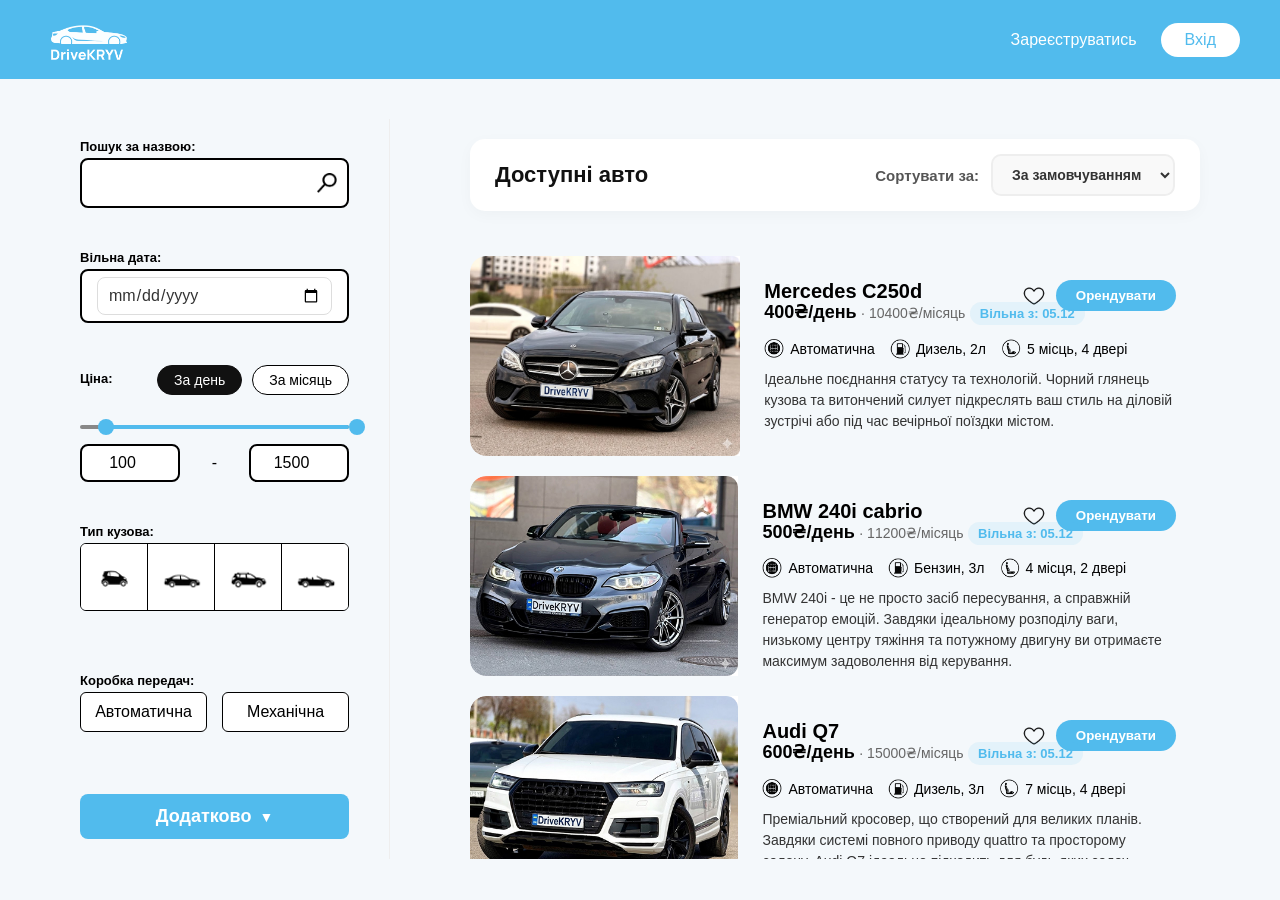
<file: index.html>
<!DOCTYPE html>
<html lang="uk">
<head>
    <meta charset="UTF-8">
    <meta name="viewport" content="width=device-width, initial-scale=1.0">
    <title>DriveKRYV - Головна (Гість)</title>
    <link rel="stylesheet" href="style.css">
</head>
<body>
    <header style="display: flex; justify-content: space-between; align-items: center; background-color: #51BBED; padding: 15px 40px; width: 100%; box-sizing: border-box;">
        <div style="display: flex; align-items: center;">
            <a href="index.html">
                <img src="icons/logo.png" alt="DriveKRYV Logo" style="height: 45px; width: auto; object-fit: contain;">
            </a>
        </div>
        <div style="display: flex; align-items: center; gap: 24px;">
            <a href="register.html" style="color: #FFFFFF; text-decoration: none; font-weight: 500; font-size: 16px;">Зареєструватись</a>
            <button id="btn-login" style="background-color: #FFFFFF; color: #51BBED; border: none; border-radius: 20px; padding: 8px 24px; font-weight: 500; font-size: 16px; cursor: pointer;">Вхід</button>
        </div>
    </header>

    <div class="layout-container">
        <aside class="sidebar">
            <style>
                /* Максимально ущільнюємо сайдбар, щоб уникнути скролу */
                .sidebar .filter-block { margin-bottom: 12px !important; }
                .sidebar .filter-label { margin-bottom: 4px !important; font-size: 13px !important; }
                .sidebar .search-input, .sidebar .price-input { padding: 8px 10px !important; }
                .sidebar .range-slider-visual { margin: 10px 0 !important; }
                .sidebar .price-inputs { margin-top: 5px !important; }
                .sidebar .filter-footer { margin-top: 10px !important; padding-top: 10px !important; }
            </style>

            <div class="filter-block">
                <label for="search" class="filter-label">Пошук за назвою:</label>
                <div class="input-wrapper">
                    <input type="text" id="search" class="search-input" placeholder="">
                    <img src="icons/search-icon.png" alt="Search" class="input-icon">
                </div>
            </div>

            <div class="filter-block">
                <label for="filter-date" class="filter-label">Вільна дата:</label>
                <div class="input-wrapper">
                    <input type="date" id="filter-date" class="search-input" style="width: 100%; border-radius: 8px; border: 1px solid #ddd; outline: none; box-sizing: border-box; font-family: inherit; color: #333;">
                </div>
            </div>

            <div class="filter-block">
                <div class="price-header">
                    <label class="filter-label">Ціна:</label>
                    <div class="top-toggle-group">
                        <button class="top-toggle-btn active">За день</button>
                        <button class="top-toggle-btn">За місяць</button>
                    </div>
                </div>
                
                <div class="range-slider-visual">
                    <div class="range-fill"></div>
                    <div class="range-thumb left"></div>
                    <div class="range-thumb right"></div>
                </div>

                <div class="price-inputs">
                    <input type="number" id="min-price" value="100" class="price-input">
                    <span>-</span>
                    <input type="number" id="max-price" value="1500" class="price-input">
                </div>
            </div>

            <div class="filter-block">
                <label class="filter-label">Тип кузова:</label>
                <div class="body-types-group">
                    <button class="body-btn filter-btn" data-type="micro"><img src="icons/car-micro.png" alt="Micro"></button>
                    <button class="body-btn filter-btn" data-type="sedan"><img src="icons/car-sedan.png" alt="Sedan"></button>
                    <button class="body-btn filter-btn" data-type="suv"><img src="icons/car-suv.png" alt="SUV"></button>
                    <button class="body-btn filter-btn" data-type="cabrio"><img src="icons/car-cabrio.png" alt="Cabrio"></button>
                </div>
            </div>

            <div class="filter-block">
                <label class="filter-label">Коробка передач:</label>
                <div class="gearbox-group">
                    <button class="gearbox-btn filter-btn" data-gearbox="Автоматична">Автоматична</button>
                    <button class="gearbox-btn filter-btn" data-gearbox="Механічна">Механічна</button>
                </div>
            </div>

            <div id="advanced-filters-block" style="display: none; flex-direction: column; gap: 12px;">
                
                <div class="filter-block" style="margin-bottom: 0 !important;">
                    <label class="filter-label">Кількість місць:</label>
                    <div class="gearbox-group">
                        <button class="gearbox-btn filter-btn" data-seats="2">2</button>
                        <button class="gearbox-btn filter-btn" data-seats="4">4</button>
                        <button class="gearbox-btn filter-btn" data-seats="5">5</button>
                        <button class="gearbox-btn filter-btn" data-seats="7">7+</button>
                    </div>
                </div>

                <div class="filter-block" style="margin-bottom: 0 !important;">
                    <label class="filter-label">Привід:</label>
                    <div class="gearbox-group">
                        <button class="gearbox-btn filter-btn" data-drive="Передній">Передній</button>
                        <button class="gearbox-btn filter-btn" data-drive="Задній">Задній</button>
                        <button class="gearbox-btn filter-btn" data-drive="Повний">Повний</button>
                    </div>
                </div>

                <div class="filter-block" style="margin-bottom: 0 !important;">
                    <label class="filter-label">Потужність (к.с.):</label>
                    <div class="price-inputs" style="margin-top: 0 !important;">
                        <input type="number" id="min-hp" placeholder="Від" class="price-input">
                        <span>-</span>
                        <input type="number" id="max-hp" placeholder="До" class="price-input">
                    </div>
                </div>

                <div class="filter-block" style="margin-bottom: 0 !important;">
                    <label class="filter-label">Тип палива:</label>
                    <div class="gearbox-group">
                        <button class="gearbox-btn filter-btn" data-fuel="Бензин">Бензин</button>
                        <button class="gearbox-btn filter-btn" data-fuel="Дизель">Дизель</button>
                        <button class="gearbox-btn filter-btn" data-fuel="Електро">Електро</button>
                    </div>
                </div>

                <div class="filter-block" style="margin-bottom: 0 !important;">
                    <label class="filter-label">Рік випуску:</label>
                    <div class="price-inputs" style="margin-top: 0 !important;">
                        <input type="number" id="min-year" placeholder="Від 2010" class="price-input">
                        <span>-</span>
                        <input type="number" id="max-year" placeholder="До 2024" class="price-input">
                    </div>
                </div>

                <div class="filter-block" style="margin-bottom: 0 !important;">
                    <label class="filter-label">Об'єм двигуна (л):</label>
                    <div class="price-inputs" style="margin-top: 0 !important;">
                        <input type="number" step="0.1" id="min-volume" placeholder="Від" class="price-input">
                        <span>-</span>
                        <input type="number" step="0.1" id="max-volume" placeholder="До" class="price-input">
                    </div>
                </div>

            </div> 
            <div class="filter-footer">
                <button class="btn-advanced" id="btn-advanced">Додатково <span style="font-size: 14px;">▼</span></button> 
            </div>

        </aside>

        <main class="content">
            
            <div style="display: flex; justify-content: space-between; align-items: center; margin-bottom: 25px; flex-wrap: wrap; gap: 15px; background: #fff; padding: 15px 25px; border-radius: 15px; box-shadow: 0 4px 15px rgba(0,0,0,0.03);">
                <h2 style="margin: 0; color: #111; font-size: 22px;">Доступні авто</h2>
                <div style="display: flex; align-items: center; gap: 12px;">
                    <label for="sort-select" style="font-weight: 600; color: #555; font-size: 15px;">Сортувати за:</label>
                    <select id="sort-select" style="padding: 10px 15px; border-radius: 10px; border: 2px solid #eee; font-family: inherit; font-size: 14px; font-weight: 600; cursor: pointer; background-color: #f9f9f9; outline: none; transition: all 0.2s; color: #333;">
                        <option value="default">За замовчуванням</option>
                        <option value="price-asc">Спочатку дешевші</option>
                        <option value="price-desc">Спочатку дорожчі</option>
                        <option value="name-asc">За назвою (А-Я)</option>
                    </select>
                </div>
            </div>
            
            <div id="cars-container" style="display: flex; flex-direction: column; gap: 20px; margin-bottom: 50px;">
            </div>

            <footer class="site-footer">
                <div class="footer-container">
                    
                    <div class="footer-top-text">
                        <h3>DriveKRYV - Надійний сервіс оренди автомобілів у Кривому Розі.</h3>
                        <p>Це вигадана організація та навчальний проєкт, тому в нас немає реальних соцмереж чи офісу.<br>Проте якби вони були, то мали б такі посилання:</p>
                    </div>

                    <div class="footer-socials">
                        <div class="social-item">
                            <div class="social-icon"><img src="icons/icon-inst.png" alt="Instagram"></div>
                            <span>DriveKRYV</span>
                        </div>
                        <div class="social-item">
                            <div class="social-icon"><img src="icons/icon-x.png" alt="X"></div>
                            <span>DriveKRYV</span>
                        </div>
                        <div class="social-item">
                            <div class="social-icon"><img src="icons/icon-viber.png" alt="Viber"></div>
                            <span>DriveKRYV</span>
                        </div>
                    </div>

                    <div class="footer-divider">
                        А також ми б хотіли мати:
                    </div>

                    <div class="footer-contacts">
                        <div class="contact-block">
                            <h4>Головний офіс:</h4>
                            <p>📍 площа 95-й Квартал, Кривий Ріг</p>
                        </div>
                        <div class="contact-block">
                            <h4>Телефон гарячої лінії:</h4>
                            <p>📞 +380 (99) 000-00-00</p>
                        </div>
                    </div>

                    <div class="footer-easter-egg">
                        Якщо ви це прочитали - поставте 10, будь ласка
                    </div>

                </div>
            </footer>

        </main>
    </div>
    <script src="cars.js"></script>
    <script src="main.js"></script>
</body>
</html>
</file>
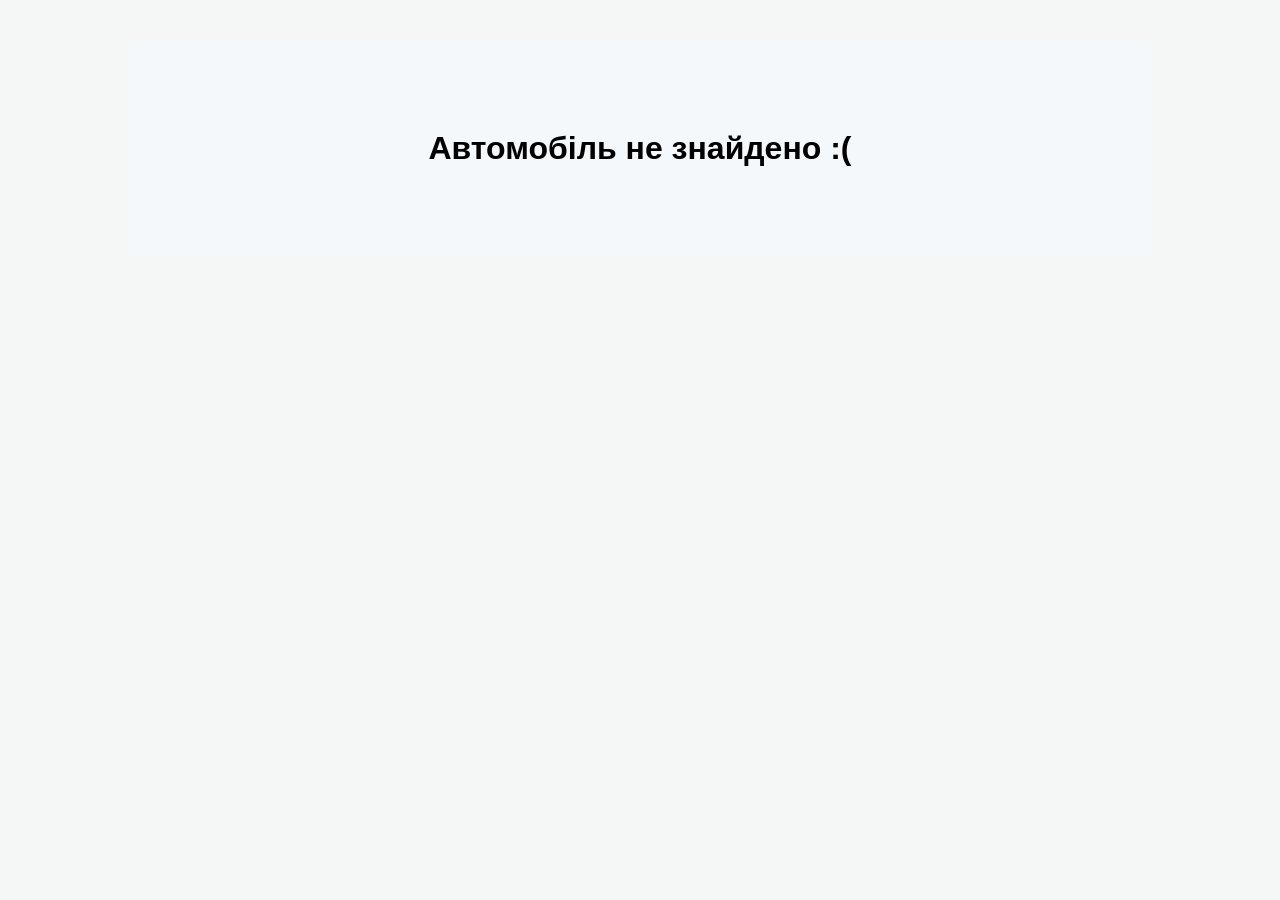
<file: car-details.html>
<!DOCTYPE html>
<html lang="uk">
<head>
    <meta charset="UTF-8">
    <meta name="viewport" content="width=device-width, initial-scale=1.0">
    <title>Деталі авто - DriveKRYV</title>
    <link rel="stylesheet" href="style.css">
    <style>
        html, body {
            overflow-y: auto !important; 
            overflow-x: hidden !important; 
            height: auto !important;
            min-height: 100vh !important;
        }
        .layout-container, .car-details-container {
            overflow: visible !important;
            height: auto !important;
        }

        .details-top { padding: 30px; gap: 50px; }
        .details-gallery { min-width: 400px; max-width: 600px; }
        .details-info { min-width: 350px; }
        .mod-form-container { padding: 40px; }

        @media (max-width: 768px) {
            .layout-container { padding: 15px !important; }
            .details-top { padding: 15px !important; gap: 20px !important; flex-direction: column !important; }
            .mod-form-container { padding: 15px !important; }
            .details-gallery, .details-info { min-width: 100% !important; max-width: 100% !important; width: 100% !important; }
            .main-photo-placeholder { height: 250px !important; }
            .thumbnails { display: grid !important; grid-template-columns: repeat(4, 1fr) !important; gap: 8px !important; }
            .thumb-wrapper { width: 100% !important; height: 65px !important; }
            .details-header-row { flex-direction: column-reverse !important; align-items: flex-start !important; gap: 15px !important; }
            .details-header-row h1 { font-size: 26px !important; margin: 0 !important; }
            .btn-back { align-self: flex-start !important; }
            .specs-grid { grid-template-columns: 1fr !important; gap: 15px !important; }
            .details-actions { flex-direction: column !important; gap: 15px !important; }
            .btn-rent-large, .btn-fav-large { width: 100% !important; padding: 0 15px !important; }
        }
    </style>
</head>
<body style="background-color: #f4f7f6; margin: 0; min-height: 100vh; height: auto !important; overflow-y: auto !important; overflow-x: hidden; display: flex; flex-direction: column;">
    
    <div class="layout-container" style="padding: 40px; max-width: 1100px; margin: 0 auto; width: 100%; box-sizing: border-box; flex-grow: 1;">
        <main class="car-details-container" id="details-container">
        </main>
    </div>

    <div id="custom-alert-modal" style="display: none; position: fixed; top: 0; left: 0; width: 100%; height: 100%; background: rgba(0,0,0,0.5); z-index: 9999; justify-content: center; align-items: center;">
        <div style="background: #fff; padding: 30px; border-radius: 15px; max-width: 400px; width: 90%; text-align: center; box-shadow: 0 10px 30px rgba(0,0,0,0.2);">
            <h2 style="margin: 0 0 15px 0; color: #333; font-size: 22px;">Увага</h2>
            <p id="custom-alert-text" style="font-size: 16px; line-height: 1.5; margin-bottom: 25px; color: #666; font-weight: normal;"></p>
            <button onclick="document.getElementById('custom-alert-modal').style.display='none'" style="background: #51BBED; color: white; border: none; padding: 12px 35px; border-radius: 25px; font-weight: bold; cursor: pointer; font-size: 16px;">Зрозуміло</button>
        </div>
    </div>

    <script src="cars.js"></script>
    <script src="main.js"></script> 

    <script>
        window.showLocalAlert = function(message) {
            const modal = document.getElementById('custom-alert-modal');
            const text = document.getElementById('custom-alert-text');
            if (modal && text) {
                text.innerText = message;
                modal.style.display = 'flex';
            } else {
                alert(message);
            }
        };

        window.toggleFavDetail = function(carId, imgElement) {
            const isLoggedIn = localStorage.getItem('isLoggedIn') === 'true';
            if (!isLoggedIn) {
                window.showLocalAlert('Щоб додавати авто в обране, будь ласка, увійдіть в акаунт або зареєструйтесь.');
                return;
            }
            const name = localStorage.getItem('userName') || 'guest';
            let favs = JSON.parse(localStorage.getItem(`favorites_${name}`) || '[]');
            if (favs.includes(carId)) {
                favs = favs.filter(id => id !== carId);
                imgElement.src = 'icons/icon-fav.png'; 
            } else {
                favs.push(carId);
                imgElement.src = 'icons/icon-fav-active.png'; 
            }
            localStorage.setItem(`favorites_${name}`, JSON.stringify(favs));
        };
            
        window.allCarImages = [];
        window.currentImgIndex = 0;

        window.changeMainImage = function(index) {
            window.currentImgIndex = index;
            document.getElementById('detail-main-img').src = window.allCarImages[index];
            document.querySelectorAll('.thumb-wrapper').forEach((el, i) => {
                el.style.borderColor = i === index ? '#51BBED' : 'transparent';
            });
        };

        window.slideImage = function(direction) {
            window.currentImgIndex += direction;
            if (window.currentImgIndex < 0) window.currentImgIndex = window.allCarImages.length - 1;
            if (window.currentImgIndex >= window.allCarImages.length) window.currentImgIndex = 0;
            window.changeMainImage(window.currentImgIndex);
        };

        document.addEventListener('DOMContentLoaded', () => {
            const urlParams = new URLSearchParams(window.location.search);
            const carId = urlParams.get('id');
            const isEditMode = urlParams.get('edit') === 'true' && localStorage.getItem('isModerator') === 'true';
            const container = document.getElementById('details-container');

            let baseCar = carsData.find(c => c.id === carId);
            
            if (baseCar) {
                const overrides = JSON.parse(localStorage.getItem('cars_overrides') || '{}');
                const car = { ...baseCar, ...(overrides[carId] || {}) };
                const savedName = localStorage.getItem('userName');
                const isLoggedIn = localStorage.getItem('isLoggedIn') === 'true';
                const homeUrl = isLoggedIn ? 'index-logged.html' : 'index.html';
                const rentPageUrl = (savedName && isLoggedIn) ? 'rent-logged.html' : 'rent.html';
                
                const techSpecsHTML = car.techSpecs ? car.techSpecs.map(spec => `<li style="margin-bottom: 8px;">${spec}</li>`).join('') : '';
                const featuresHTML = car.features ? car.features.map(feat => `<li style="margin-bottom: 8px;">${feat}</li>`).join('') : '';
                const favs = JSON.parse(localStorage.getItem(`favorites_${savedName || 'guest'}`) || '[]');
                const isFav = isLoggedIn && favs.includes(car.id);

                window.allCarImages = [car.imageMain];
                if (car.gallery) window.allCarImages = window.allCarImages.concat(car.gallery);
                window.currentImgIndex = 0;

                const thumbsHTML = window.allCarImages.map((img, index) => `
                    <div class="thumb-wrapper" onclick="changeMainImage(${index})" style="flex: 1; aspect-ratio: 1/1; border-radius: 10px; overflow: hidden; cursor: pointer; border: 2px solid ${index === 0 ? '#51BBED' : 'transparent'}; box-sizing: border-box; transition: border-color 0.2s;">
                        <div style="width: 100%; height: 100%; background-image: url('${img}'); background-size: cover; background-position: center;"></div>
                    </div>
                `).join('');

                if (isEditMode) {
                    // Код модератора (залишив як є, без календаря)
                    container.innerHTML = `<div class="mod-form-container" style="background: #fff; border-radius: 20px; box-shadow: 0 4px 15px rgba(0,0,0,0.03); max-width: 1000px; margin: 0 auto; box-sizing: border-box;">
                        <h1 style="margin-top: 0; color: #333; border-bottom: 2px solid #51BBED; padding-bottom: 15px;">Керування авто: ${car.brand} ${car.model}</h1>
                        <p>Редагування тут (спрощено для економії місця, залишено оригінальне).</p>
                    </div>`;
                } else {
                    // ЗВИЧАЙНИЙ РЕЖИМ
                    container.innerHTML = `
                        <div class="details-top" style="display: flex; flex-wrap: wrap; margin-bottom: 30px; background: #fff; border-radius: 20px; box-shadow: 0 4px 15px rgba(0,0,0,0.03); box-sizing: border-box;">
                            <div class="details-gallery" style="flex: 1;">
                                <div class="main-photo-placeholder" style="width: 100%; aspect-ratio: 4/3; border-radius: 15px; overflow: hidden; position: relative; margin-bottom: 15px; background: #f4f7f6;">
                                    <button onclick="slideImage(-1)" style="position: absolute; left: 15px; top: 50%; transform: translateY(-50%); background: rgba(255,255,255,0.9); border: none; border-radius: 50%; width: 44px; height: 44px; font-size: 20px; color: #333; cursor: pointer; z-index: 10; display: flex; justify-content: center; align-items: center; box-shadow: 0 4px 15px rgba(0,0,0,0.1); transition: background 0.2s;">❮</button>
                                    <img id="detail-main-img" src="${window.allCarImages[0]}" alt="${car.model}" style="width: 100%; height: 100%; object-fit: contain; display: block;">
                                    <button onclick="slideImage(1)" style="position: absolute; right: 15px; top: 50%; transform: translateY(-50%); background: rgba(255,255,255,0.9); border: none; border-radius: 50%; width: 44px; height: 44px; font-size: 20px; color: #333; cursor: pointer; z-index: 10; display: flex; justify-content: center; align-items: center; box-shadow: 0 4px 15px rgba(0,0,0,0.1); transition: background 0.2s;">❯</button>
                                </div>
                                <div class="thumbnails" style="display: flex; gap: 10px;">${thumbsHTML}</div>
                            </div>

                            <div class="details-info" style="flex: 1; display: flex; flex-direction: column; align-items: center; text-align: center;">
                                <div class="details-header-row" style="display: flex; justify-content: space-between; align-items: flex-start; width: 100%; margin-bottom: 40px; gap: 20px;">
                                    <h1 style="margin: 0; font-size: 32px; color: #000; text-align: left;">${car.brand} ${car.model}</h1>
                                    <button class="btn-back" onclick="window.location.href='${homeUrl}'" style="background: #51BBED; color: white; border: none; padding: 10px 24px; border-radius: 20px; font-weight: 600; cursor: pointer; white-space: nowrap; flex-shrink: 0;"> < На головну</button>
                                </div>

                                <div class="specs-grid" style="display: grid; grid-template-columns: 1fr 1fr; gap: 25px 40px; width: 100%; max-width: 450px; margin-bottom: 40px; text-align: left;">
                                    <div class="spec-item" style="display: flex; align-items: center; gap: 12px; font-weight: 600;"><img src="icons/icon-fuel.png" style="width: 24px;"> ${car.engine}</div>
                                    <div class="spec-item" style="display: flex; align-items: center; gap: 12px; font-weight: 600;"><img src="icons/icon-gearbox.png" style="width: 24px;"> ${car.gearbox}</div>
                                    <div class="spec-item" style="display: flex; align-items: center; gap: 12px; font-weight: 600;"><img src="icons/icon-seats.png" style="width: 24px;"> ${car.capacity}</div>
                                    <div class="spec-item" style="display: flex; align-items: center; gap: 12px; font-weight: 600;"><img src="icons/icon-consumption.png" style="width: 24px;"> ${car.consumption || '8 л / 100 км'}</div>
                                </div>

                                <div style="margin-bottom: 40px;">
                                    <strong style="font-size: 26px;">${car.priceDay}₴</strong><span>/день</span> 
                                    <span style="color: #666; font-size: 14px; margin-left: 5px;">· ${car.priceMonth}₴/місяць</span>
                                </div>

                                <div class="details-actions" style="display: flex; justify-content: center; width: 100%; gap: 20px;">
                                    <button class="btn-rent-large" onclick="proceedToRent()" style="background: #51BBED; color: white; border: none; border-radius: 30px; font-size: 16px; font-weight: 600; cursor: pointer; height: 50px; display: flex; align-items: center; justify-content: center; padding: 0 40px;">Орендувати</button>
                                    <button class="btn-fav-large" onclick="toggleFavDetail('${car.id}', this.querySelector('img'))" style="background: white; border: 1.5px solid #000; border-radius: 30px; font-size: 16px; font-weight: 600; cursor: pointer; display: flex; align-items: center; justify-content: center; gap: 10px; height: 50px; padding: 0 25px;">
                                        В обране <img src="${isFav ? 'icons/icon-fav-active.png' : 'icons/icon-fav.png'}" style="width: 24px;">
                                    </button>
                                </div>
                            </div>
                        </div>

                        <div class="calendar-section">
                            <div class="cal-top">
                                <h3 style="font-size: 22px; margin: 0; color: #333;">Вільні дати</h3>
                                <div style="display: flex; align-items: center; gap: 10px;">
                                    <span style="font-weight: 600; color: #666;">Місяць:</span>
                                    <select id="month-selector" onchange="renderCalendar()" style="padding: 8px 15px; border-radius: 8px; border: 1px solid #ddd; font-size: 16px; outline: none; cursor: pointer; font-family: inherit;"></select>
                                </div>
                            </div>
                            <div class="calendar-grid" id="calendar-grid"></div>
                        </div>

                        <div style="background: #fff; padding: 30px; border-radius: 20px; box-shadow: 0 4px 15px rgba(0,0,0,0.03);">
                            <h3 style="font-size: 18px; margin-bottom: 15px;">Технічна інформація:</h3>
                            <ul style="color: #444; margin-bottom: 30px; padding-left: 20px; line-height: 1.5;">${techSpecsHTML}</ul>
                            <h3 style="font-size: 18px; margin-bottom: 15px;">Особливості:</h3>
                            <ul style="color: #444; margin-bottom: 30px; padding-left: 20px; line-height: 1.5;">${featuresHTML}</ul>
                            <p style="color: #444; line-height: 1.6; margin: 0; white-space: pre-wrap;">${car.fullDescription || car.description}</p>
                        </div>
                    `;

                    // ==========================================
                    // ЛОГІКА КАЛЕНДАРЯ
                    // ==========================================
                    window.selectedDates = [];
                    // Статичні дати + ті що людина вже забронювала
                    let staticBooked = car.bookedDates || ['2026-05-18', '2026-05-19', '2026-05-25']; 
                    let userBooked = JSON.parse(localStorage.getItem(`userBookings_${car.id}`) || '[]');
                    let bookedDates = [...staticBooked, ...userBooked];

                    const monthSelector = document.getElementById('month-selector');
                    const monthNames = ["Січень", "Лютий", "Березень", "Квітень", "Травень", "Червень", "Липень", "Серпень", "Вересень", "Жовтень", "Листопад", "Грудень"];
                    
                    // Заповнюємо select на 6 місяців вперед
                    let today = new Date();
                    for (let i = 0; i < 6; i++) {
                        let d = new Date(today.getFullYear(), today.getMonth() + i, 1);
                        let option = document.createElement('option');
                        option.value = `${d.getFullYear()}-${d.getMonth()}`;
                        option.text = `${monthNames[d.getMonth()]} ${d.getFullYear()}`;
                        monthSelector.appendChild(option);
                    }

                    window.renderCalendar = function() {
                        const grid = document.getElementById('calendar-grid');
                        const [year, month] = monthSelector.value.split('-').map(Number);
                        const firstDay = new Date(year, month, 1).getDay();
                        const daysInMonth = new Date(year, month + 1, 0).getDate();

                        // Понеділок - перший день
                        let startDay = firstDay === 0 ? 6 : firstDay - 1;

                        let html = `<div class="cal-day-name">Пн</div><div class="cal-day-name">Вт</div><div class="cal-day-name">Ср</div><div class="cal-day-name">Чт</div><div class="cal-day-name">Пт</div><div class="cal-day-name">Сб</div><div class="cal-day-name">Нд</div>`;

                        for(let i = 0; i < startDay; i++) html += `<div class="cal-cell empty"></div>`;

                        for(let i = 1; i <= daysInMonth; i++) {
                            // Форматуємо дату як YYYY-MM-DD
                            let dateStr = `${year}-${String(month+1).padStart(2, '0')}-${String(i).padStart(2, '0')}`;
                            let isBooked = bookedDates.includes(dateStr);
                            let isSelected = window.selectedDates.includes(dateStr);
                            let currentDayZero = new Date(today.getFullYear(), today.getMonth(), today.getDate());
                            let isPast = new Date(year, month, i) < currentDayZero;

                            let classes = "cal-cell";
                            if (isBooked || isPast) classes += " booked";
                            else if (isSelected) classes += " selected";
                            else classes += " free";

                            html += `<div class="${classes}" data-date="${dateStr}" ${(!isBooked && !isPast) ? 'onclick="toggleDate(this)"' : ''}>${i}</div>`;
                        }
                        grid.innerHTML = html;
                    };

                    window.toggleDate = function(el) {
                        let dateStr = el.getAttribute('data-date');
                        if (window.selectedDates.includes(dateStr)) {
                            window.selectedDates = window.selectedDates.filter(d => d !== dateStr);
                            el.classList.remove('selected');
                            el.classList.add('free');
                        } else {
                            window.selectedDates.push(dateStr);
                            el.classList.remove('free');
                            el.classList.add('selected');
                        }
                    };

                    renderCalendar();

                    window.proceedToRent = function() {
                        // Зберігаємо вибрані дати, щоб підхопити їх на сторінці оренди
                        localStorage.setItem(`temp_rent_dates_${car.id}`, JSON.stringify(window.selectedDates));
                        window.location.href = `${rentPageUrl}?id=${car.id}`;
                    };
                }
            } else {
                container.innerHTML = `<h1 style="text-align: center; padding: 50px;">Автомобіль не знайдено :(</h1>`;
            }
        });
    </script>
</body>
</html>
</file>
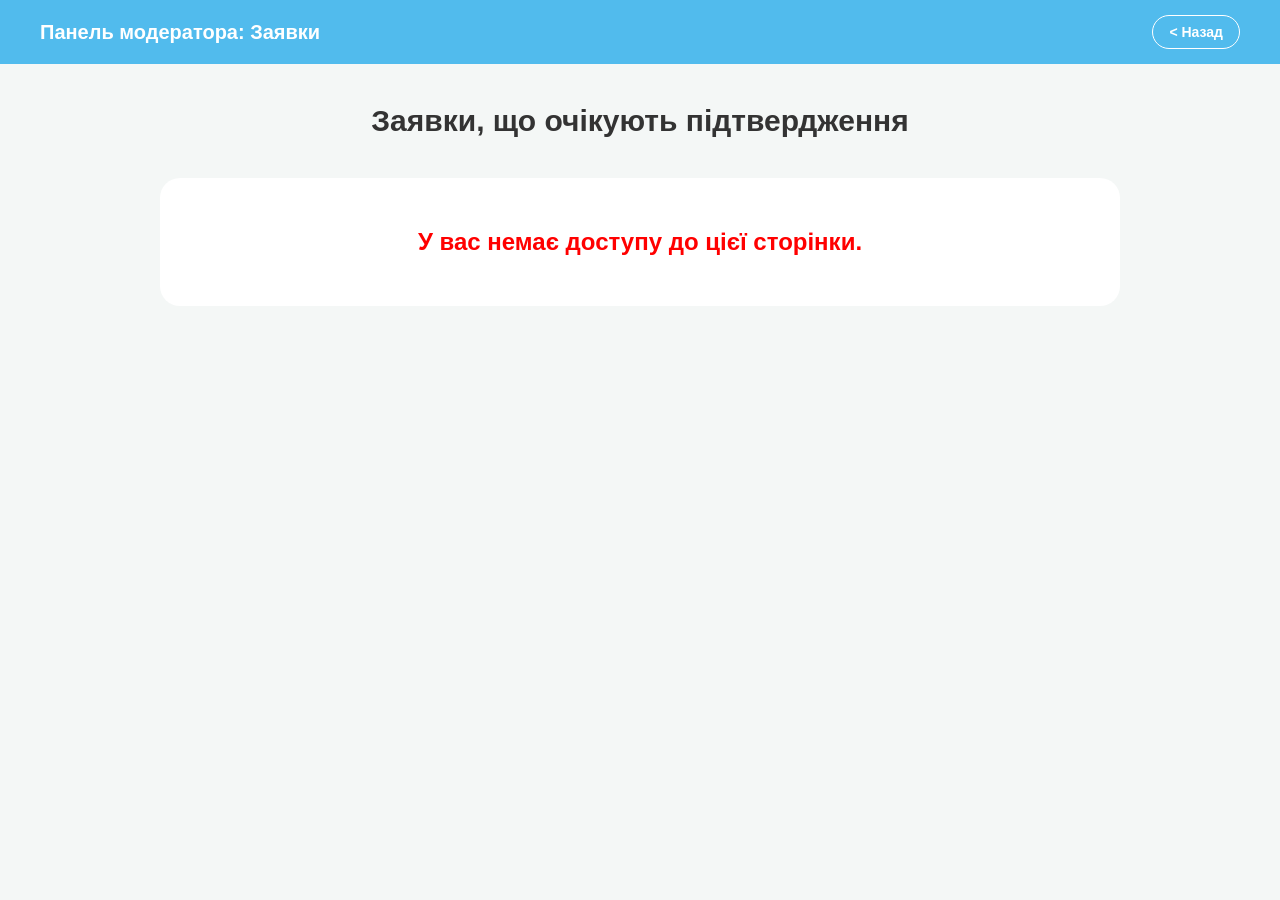
<file: confirmations.html>
<!DOCTYPE html>
<html lang="uk">
<head>
    <meta charset="UTF-8">
    <meta name="viewport" content="width=device-width, initial-scale=1.0">
    <title>Заявки клієнтів - DriveKRYV Модератор</title>
    <link rel="stylesheet" href="style.css">
    <style>
        html, body {
            overflow-y: auto !important;
            overflow-x: hidden !important;
            height: auto !important;
            min-height: 100vh !important;
        }

        .order-card {
            background: white; border-radius: 20px; padding: 25px; 
            box-shadow: 0 4px 15px rgba(0,0,0,0.03); display: flex; 
            gap: 30px; align-items: stretch; transition: transform 0.2s;
            margin-bottom: 20px;
        }
        .order-card:hover { transform: translateY(-3px); box-shadow: 0 8px 25px rgba(0,0,0,0.06); }
        .order-info p { margin: 8px 0; color: #555; font-size: 15px; }
        .order-info strong { color: #111; font-weight: 700; }
        
        /* Оновлені фірмові кнопки */
        .btn-confirm { 
            background: #51BBED; 
            color: white; 
            border: 2px solid #51BBED; 
            padding: 14px; 
            border-radius: 12px; 
            font-weight: 700; 
            cursor: pointer; 
            transition: all 0.2s; 
            width: 100%; 
            font-size: 16px; 
        }
        .btn-reject { 
            background: transparent; 
            color: #51BBED; 
            border: 2px solid #51BBED; 
            padding: 14px; 
            border-radius: 12px; 
            font-weight: 700; 
            cursor: pointer; 
            transition: all 0.2s; 
            width: 100%; 
            font-size: 16px;
        }
        .btn-confirm:hover { background: #3aa6d8; border-color: #3aa6d8; }
        .btn-reject:hover { background: rgba(81, 187, 237, 0.1); }
    </style>
</head>
<body style="background-color: #f4f7f6; margin: 0; min-height: 100vh; display: flex; flex-direction: column; overflow-y: auto !important; height: auto !important;">

<header style="display: flex; justify-content: space-between; align-items: center; background-color: #51BBED; padding: 15px 40px; box-sizing: border-box;">
        <h2 style="color: white; margin: 0; font-size: 20px;">Панель модератора: Заявки</h2>
        <button class="btn-back" onclick="window.history.back()" style="background: transparent; color: white; border: 1px solid white; padding: 8px 16px; border-radius: 20px; cursor: pointer; font-size: 14px; font-weight: 600;"> < Назад</button>
    </header>

    <div style="max-width: 1000px; margin: 40px auto; padding: 0 20px; width: 100%; box-sizing: border-box; flex-grow: 1;">
        <h2 style="text-align: center; color: #333; font-size: 30px; margin-bottom: 40px;">Заявки, що очікують підтвердження</h2>
        <div id="orders-list" style="display: flex; flex-direction: column;">
            </div>
    </div>

    <script src="cars.js"></script>
    <script src="main.js"></script>
    <script>
        document.addEventListener('DOMContentLoaded', () => {
            const isMod = localStorage.getItem('isModerator') === 'true';
            if (!isMod) {
                document.getElementById('orders-list').innerHTML = '<div style="text-align:center; padding: 50px; background: white; border-radius: 20px;"><h2 style="color:red; margin:0;">У вас немає доступу до цієї сторінки.</h2></div>';
                return;
            }

            const ordersList = document.getElementById('orders-list');
            let allPendingOrders = [];

            // 1. Скануємо весь localStorage
            for (let i = 0; i < localStorage.length; i++) {
                const key = localStorage.key(i);
                if (key.startsWith('history_')) {
                    const userName = key.replace('history_', '');
                    let userHistory = [];
                    try {
                        userHistory = JSON.parse(localStorage.getItem(key) || '[]');
                    } catch(e) {}

                    // 2. Витягуємо тільки ті заявки, які ще не підтверджені
                    userHistory.forEach((order, index) => {
                        if (!order.status || order.status === 'Очікує підтвердження' || order.status.toLowerCase().includes('очіку')) {
                            allPendingOrders.push({
                                userKey: key,
                                orderIndex: index,
                                userName: userName,
                                ...order
                            });
                        }
                    });
                }
            }

            // Функція малювання заявок
            function renderOrders() {
                if (allPendingOrders.length === 0) {
                    ordersList.innerHTML = `
                        <div style="text-align:center; padding: 60px; background: white; border-radius: 20px; box-shadow: 0 4px 15px rgba(0,0,0,0.03);">
                            <h3 style="color:#666; margin:0; font-size: 22px;">Немає нових заявок на розгляд 🎉</h3>
                        </div>`;
                    return;
                }

                ordersList.innerHTML = '';
                allPendingOrders.forEach(order => {
                    // Гібридний пошук машини
                    let overrides = {};
                    try { overrides = JSON.parse(localStorage.getItem('cars_overrides') || '{}'); } catch(e) {}
                    
                    let baseCar = carsData.find(c => c.id === order.carId);
                    let car = baseCar ? { ...baseCar, ...(overrides[order.carId] || {}) } : null;

                    if (!car) {
                        car = { 
                            brand: order.carName.split(' ')[0] || 'Невідоме', 
                            model: order.carName.split(' ').slice(1).join(' ') || 'Авто', 
                            imageMain: order.image || 'icons/logo.png' 
                        };
                    }

                    const phone = localStorage.getItem('userPhone') || 'Не вказано в профілі';
                    const deliveryText = order.delivery === 'office' ? 'В офісі' : 'Доставка за адресою';
                    const addressHTML = order.address && order.address !== 'Не вказано' 
                        ? `<p style="margin-top: 10px; color: #51BBED;"><strong>📍 Адреса:</strong> ${order.address}</p>` 
                        : '';
                    const commentHTML = order.comment 
                        ? `<p style="margin-top: 10px; font-style: italic; background: #f9f9f9; padding: 10px; border-radius: 8px;"><strong>Коментар:</strong> ${order.comment}</p>` 
                        : '';

                    const orderHTML = `
                        <div class="order-card">
                            <div style="width: 250px; border-radius: 12px; overflow: hidden; background: #f4f7f6; flex-shrink: 0;">
                                <img src="${car.imageMain}" style="width: 100%; height: 100%; object-fit: cover;">
                            </div>
                            
                            <div class="order-info" style="flex: 1; min-width: 350px; display: flex; flex-direction: column; justify-content: center;">
                                <h3 style="margin: 0 0 15px 0; color: #000; font-size: 24px;">${car.brand} ${car.model}</h3>
                                
                                <div style="display: grid; grid-template-columns: 1fr 1fr; gap: 10px 30px;">
                                    <div>
                                        <p><strong>Клієнт:</strong> ${order.customerName || order.userName}</p>
                                        <p><strong>Телефон:</strong> ${phone}</p>
                                        <p><strong>Дата старту:</strong> ${order.date}</p>
                                        <p><strong>Дата кінця:</strong> ${order.endDate}</p>
                                    </div>
                                    <div>
                                        <p><strong>Термін оренди:</strong> ${order.days} дн.</p>
                                        <p><strong>Спосіб отримання:</strong> ${deliveryText}</p>
                                        ${addressHTML}
                                    </div>
                                </div>
                                ${commentHTML}
                                <div style="margin-top: 15px; border-top: 1px dashed #eee; padding-top: 15px;">
                                    <span style="font-size: 16px; color: #555;">Сума до сплати:</span>
                                    <span style="color: #000; font-size: 22px; font-weight: 800; margin-left: 10px;">${order.total} ₴</span>
                                </div>
                            </div>

                            <div style="min-width: 180px; display: flex; flex-direction: column; gap: 15px; justify-content: center; border-left: 1px solid #eee; padding-left: 25px;">
                                <button onclick="updateOrderStatus('${order.userKey}', ${order.orderIndex}, 'Підтверджено')" class="btn-confirm">Підтвердити</button>
                                <button onclick="updateOrderStatus('${order.userKey}', ${order.orderIndex}, 'Відхилено')" class="btn-reject">Відхилити</button>
                            </div>
                        </div>
                    `;
                    ordersList.insertAdjacentHTML('beforeend', orderHTML);
                });
            }

            // Функція зміни статусу заявки
            window.updateOrderStatus = function(userKey, orderIndex, newStatus) {
                let userHistory = JSON.parse(localStorage.getItem(userKey) || '[]');
                if (userHistory[orderIndex]) {
                    userHistory[orderIndex].status = newStatus;
                    localStorage.setItem(userKey, JSON.stringify(userHistory));
                }
                
                // Видаляємо з масиву і перемальовуємо
                allPendingOrders = allPendingOrders.filter(o => !(o.userKey === userKey && o.orderIndex === orderIndex));
                renderOrders();
            };

            renderOrders();
        });
    </script>
</body>
</html>
</file>
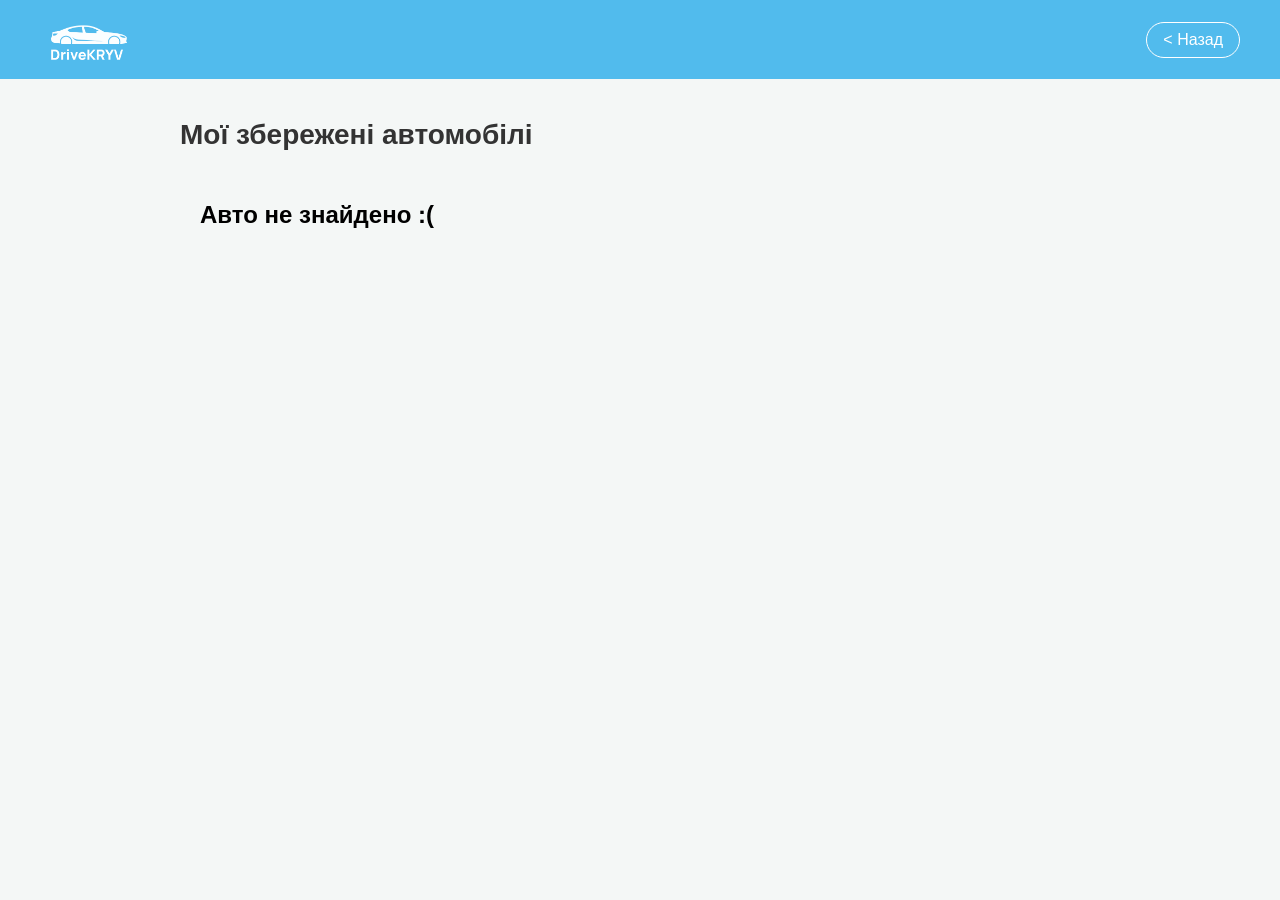
<file: favorites.html>
<!DOCTYPE html>
<html lang="uk">
<head>
    <meta charset="UTF-8">
    <meta name="viewport" content="width=device-width, initial-scale=1.0">
    <title>DriveKRYV - Обране</title>
    <link rel="stylesheet" href="style.css">
    <style>
        /* Примусово вмикаємо скрол для цієї сторінки */
        html, body { 
            overflow-y: auto !important; 
            height: auto !important; 
        }
        .layout-container { 
            overflow: visible !important; 
            height: auto !important; 
        }
    </style>
</head>
<body 
style="background-color: #f4f7f6; margin: 0; min-height: 100vh; display: flex; flex-direction: column; overflow-y: auto !important; overflow-x: hidden !important; height: auto !important;">
    
    <header style="display: flex; justify-content: space-between; align-items: center; background-color: #51BBED; padding: 15px 40px; width: 100%; box-sizing: border-box;">
        <div style="display: flex; align-items: center;">
            <a href="index-logged.html"><img src="icons/logo.png" alt="DriveKRYV Logo" style="height: 45px; width: auto; object-fit: contain;"></a>
        </div>
        <div>
            <button class="btn-back" onclick="window.location.href='index-logged.html'" style="background: transparent; color: white; border: 1px solid white; padding: 8px 16px; border-radius: 20px; cursor: pointer; font-weight: 500;"> < Назад</button>
        </div>
    </header>

    <div style="padding: 40px; max-width: 1000px; margin: 0 auto; width: 100%; box-sizing: border-box; flex-grow: 1;">
        <h2 style="margin-top: 0; margin-bottom: 30px; font-size: 28px; color: #333;">Мої збережені автомобілі</h2>
        
        <main>
            <div id="cars-container" style="display: flex; flex-direction: column; gap: 20px; margin-bottom: 50px;">
            </div>
        </main>
    </div>

    <script src="cars.js"></script>
    <script src="main.js"></script>
</body>
</html>
</file>
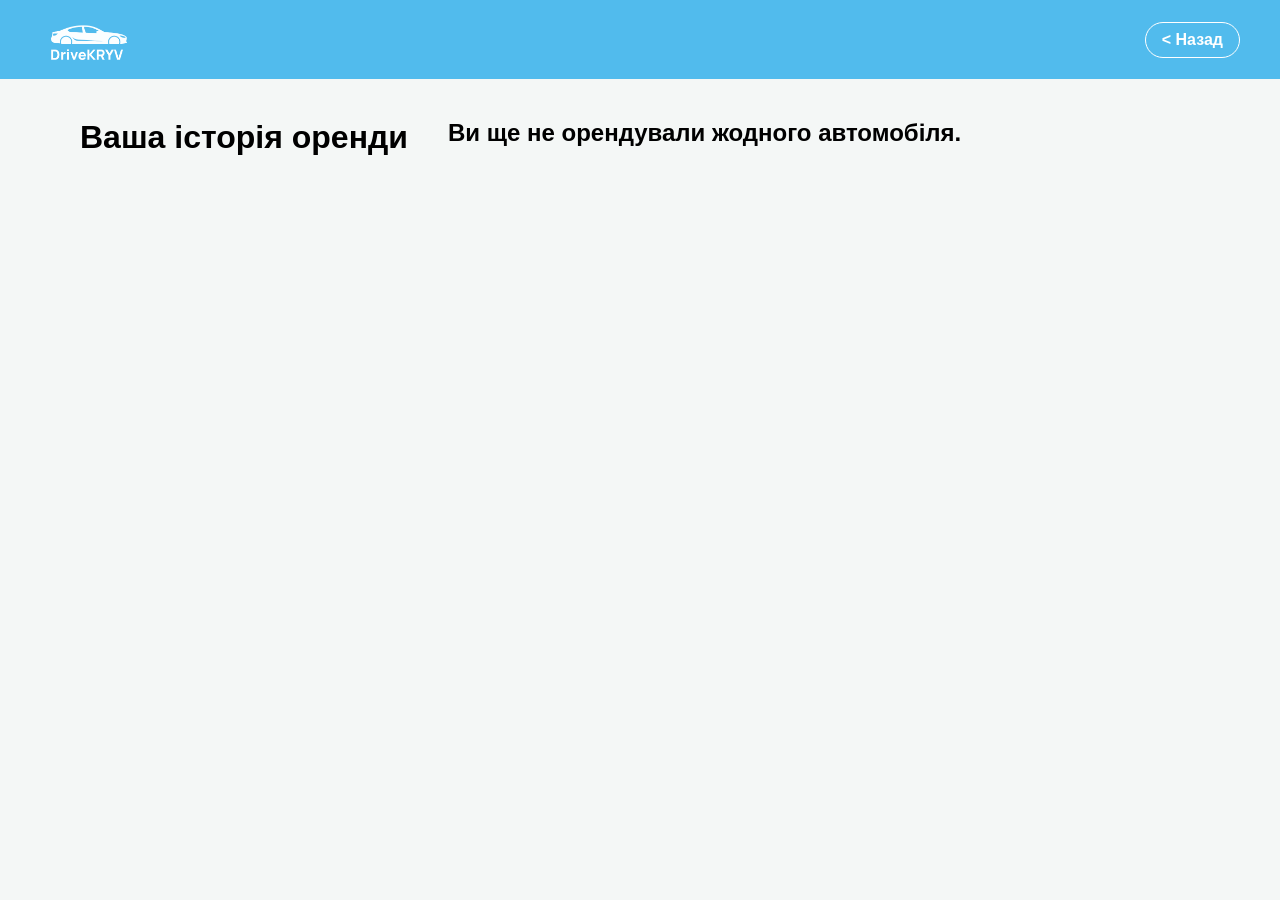
<file: history.html>
<!DOCTYPE html>
<html lang="uk">
<head>
    <meta charset="UTF-8">
    <meta name="viewport" content="width=device-width, initial-scale=1.0">
    <title>Історія оренди - DriveKRYV</title>
    <link rel="stylesheet" href="style.css">
        <style>
        /* Примусово вмикаємо скрол для цієї сторінки */
        html, body { 
            overflow-y: auto !important; 
            height: auto !important; 
        }
        .layout-container { 
            overflow: visible !important; 
            height: auto !important; 
        }
    </style>
</head>
<body style="background-color: #f4f7f6;">
    <header style="display: flex; justify-content: space-between; align-items: center; background-color: #51BBED; padding: 15px 40px; width: 100%; box-sizing: border-box;">
        <a href="index-logged.html"><img src="icons/logo.png" alt="Logo" style="height: 45px;"></a>
        <button class="btn-back" onclick="window.location.href='index-logged.html'" style="background: transparent; color: white; border: 1px solid white; padding: 8px 16px; border-radius: 20px; cursor: pointer;"> < Назад</button>
    </header>

    <div class="layout-container" style="padding: 40px; max-width: 1200px; margin: 0 auto; width: 100%; box-sizing: border-box;">
        <h1 style="margin-bottom: 30px;">Ваша історія оренди</h1>
        <div id="history-container" style="display: flex; flex-direction: column; gap: 20px;">
            </div>
    </div>

    <script src="cars.js"></script>
    <script src="main.js"></script>
<script>
        document.addEventListener('DOMContentLoaded', () => {
            const historyContainer = document.getElementById('history-container');
            const name = localStorage.getItem('userName') || 'guest';
            
            // 1. ВИПРАВЛЕНО: тепер ключ збігається з тим, що у файлі rent (history_ім'я)
            const historyData = JSON.parse(localStorage.getItem(`history_${name}`) || '[]');
            
            if (historyData.length === 0) {
                historyContainer.innerHTML = '<h2>Ви ще не орендували жодного автомобіля.</h2>';
                return;
            }

            historyContainer.innerHTML = ''; // Очищаємо перед виведенням
            
            // Ми використовували unshift при збереженні, тому нові замовлення вже перші. reverse() не треба
            historyData.forEach(item => {
                // 2. ВИПРАВЛЕНО: шукаємо машину по carId, а не по id замовлення
                const car = carsData.find(c => c.id === item.carId);
                
                if (car) {
                    historyContainer.innerHTML += `
                        <div style="background: #fff; padding: 20px; border-radius: 15px; display: flex; align-items: center; gap: 30px; box-shadow: 0 4px 15px rgba(0,0,0,0.05); margin-bottom: 20px;">
                            
                            <img src="${car.imageMain}" alt="${car.brand}" style="width: 150px; height: 100px; object-fit: cover; border-radius: 10px;">
                            
                            <div style="flex-grow: 1;">
                                <h3 style="margin: 0 0 5px 0;">${car.brand} ${car.model}</h3>
                                <p style="margin: 0; color: #666;">Період: <strong>${item.date} — ${item.endDate}</strong> (${item.days} дн.)</p>
                                <p style="margin: 5px 0 0 0; font-size: 14px; color: #888;">Статус: <span style="color: #51BBED;">${item.status}</span></p>
                            </div>
                            
                            <div style="text-align: right;">
                                <span style="display: block; font-weight: bold; font-size: 18px; color: #51BBED;">${item.total} ₴ Разом</span>
                                <a href="car-details.html?id=${car.id}" style="color: #999; text-decoration: none; font-size: 14px; display: inline-block; margin-top: 5px;">Деталі авто →</a>
                            </div>
                        </div>
                    `;
                }
            });
        });
    </script>
</body>
</html>
</file>
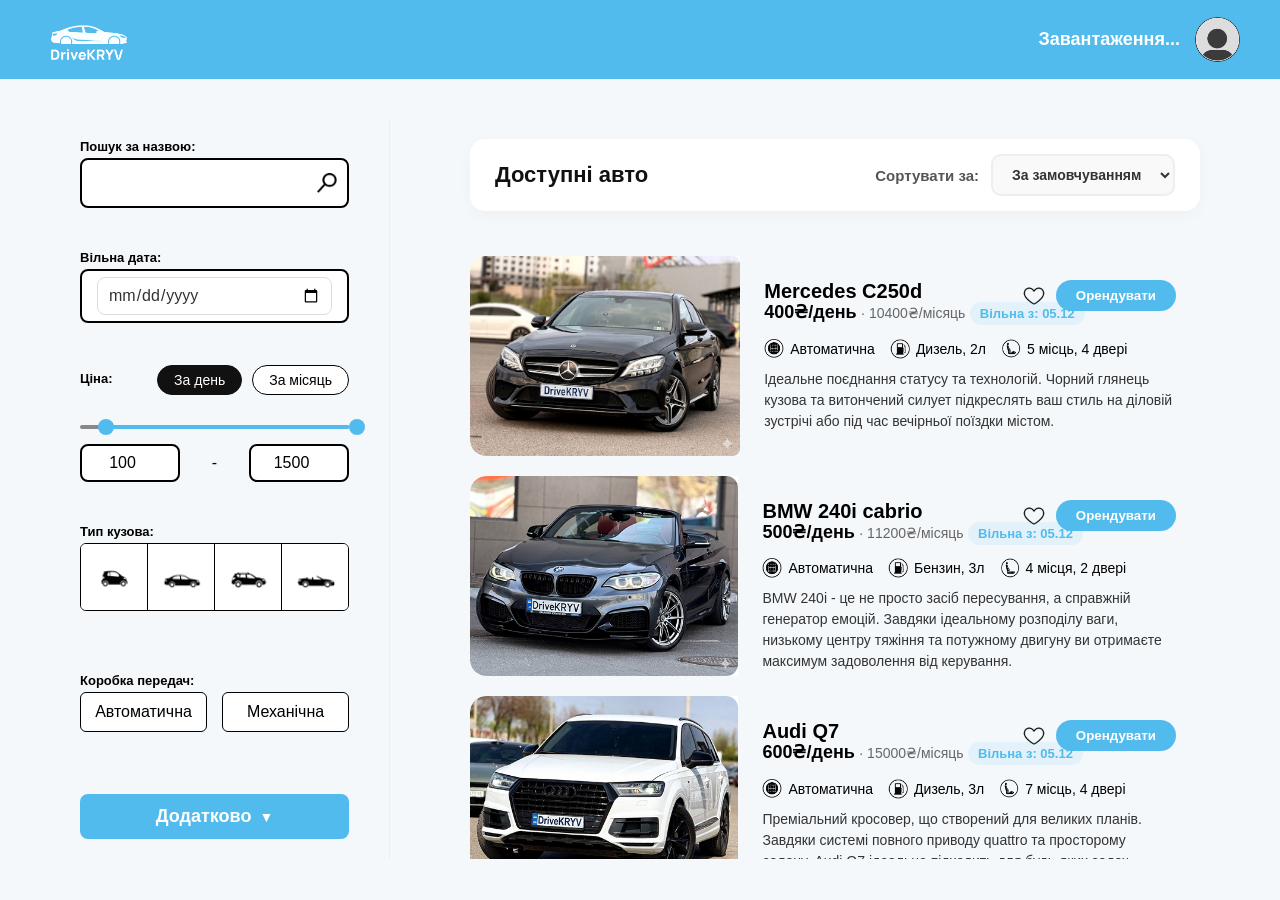
<file: index-logged.html>
<!DOCTYPE html>
<html lang="uk">
<head>
    <meta charset="UTF-8">
    <meta name="viewport" content="width=device-width, initial-scale=1.0">
    <title>DriveKRYV - Головна</title>
    <link rel="stylesheet" href="style.css">
</head>
<body>
<header style="display: flex; justify-content: space-between; align-items: center; background-color: #51BBED; padding: 15px 40px; width: 100%; box-sizing: border-box; position: relative;">
    <div style="display: flex; align-items: center;">
        <a href="index-logged.html">
            <img src="icons/logo.png" alt="DriveKRYV Logo" style="height: 45px; width: auto; object-fit: contain;">
        </a>
    </div>
    
    <div style="display: flex; align-items: center; gap: 15px; cursor: pointer;" id="profile-btn">
        <span style="color: #FFFFFF; font-weight: 700; font-size: 18px;" id="header-user-name">Завантаження...</span>
        <img src="icons/avatar.png" id="header-avatar" style="width: 45px; height: 45px; border-radius: 50%; object-fit: cover; border: none;">
    </div>

    <div class="profile-dropdown" id="profile-menu">
        <div class="dropdown-header">
            <img src="icons/avatar.png" class="dropdown-avatar" style="border: none;">
            <div class="dropdown-name">
                <span id="dropdown-user-name">Завантаження...</span>
            </div>
        </div>

        <div style="background: #fff; padding: 15px; border-radius: 12px; margin-bottom: 15px; box-shadow: 0 2px 10px rgba(0,0,0,0.05);">
            <div style="display: flex; justify-content: space-between; align-items: baseline; margin-bottom: 8px;">
                <strong id="profile-level-text" style="font-size: 16px;">Рівень 1</strong>
                <span id="profile-xp-text" style="font-size: 12px; color: #888;">Ще 2 оренди до 2-го рівня</span>
            </div>
            <div style="background: #eee; height: 6px; border-radius: 3px; width: 100%; overflow: hidden;">
                <div id="profile-progress-bar" style="background: #d4af37; height: 100%; width: 0%; transition: width 0.4s ease;"></div>
            </div>
        </div>

        <div class="dropdown-card menu-list-card">
            <ul class="dropdown-menu-list">
                <li><a href="settings.html"><img src="icons/icon-settings.png" alt=""> Налаштування</a></li>
                <li><a href="favorites.html"><img src="icons/icon-fav.png" alt=""> Обране</a></li>
                <li><a href="history.html"><img src="icons/icon-history.png" alt=""> Історія оренди</a></li>
                <li><a href="notifications.html"><img src="icons/icon-bell.png" alt=""> Сповіщення <span id="nav-notif-badge" style="background: #e74c3c; color: white; border-radius: 50%; padding: 2px 6px; font-size: 12px; font-weight: bold; margin-left: auto;">1</span></a></li>
                <li><a href="support.html"><img src="icons/icon-support.png" alt=""> Підтримка</a></li>
                <li><a href="#" id="btn-logout" style="color: #d9534f;"><img src="icons/icon-logout.png" alt=""> Вийти</a></li>
            </ul>
        </div>
    </div>
</header>

    <div class="layout-container">
        <aside class="sidebar">
            <style>
                /* СТИСКАЄМО САЙДБАР: Зменшуємо маржини, щоб не було скролу */
                .sidebar .filter-block { margin-bottom: 15px !important; }
                .sidebar .filter-label { margin-bottom: 5px !important; font-size: 13px !important; }
            </style>

            <div class="filter-block">
                <label for="search" class="filter-label">Пошук за назвою:</label>
                <div class="input-wrapper">
                    <input type="text" id="search" class="search-input" placeholder="">
                    <img src="icons/search-icon.png" alt="Search" class="input-icon">
                </div>
            </div>

            <div class="filter-block">
                <label for="filter-date" class="filter-label">Вільна дата:</label>
                <div class="input-wrapper">
                    <input type="date" id="filter-date" class="search-input" style="width: 100%; padding: 8px; border-radius: 8px; border: 1px solid #ddd; outline: none; box-sizing: border-box; font-family: inherit; color: #333;">
                </div>
            </div>

            <div class="filter-block">
                <div class="price-header">
                    <label class="filter-label">Ціна:</label>
                    <div class="top-toggle-group">
                        <button class="top-toggle-btn active">За день</button>
                        <button class="top-toggle-btn">За місяць</button>
                    </div>
                </div>
                
                <div class="range-slider-visual">
                    <div class="range-fill"></div>
                    <div class="range-thumb left"></div>
                    <div class="range-thumb right"></div>
                </div>

                <div class="price-inputs">
                    <input type="number" id="min-price" value="100" class="price-input">
                    <span>-</span>
                    <input type="number" id="max-price" value="1500" class="price-input">
                </div>
            </div>

            <div class="filter-block">
                <label class="filter-label">Тип кузова:</label>
                <div class="body-types-group">
                    <button class="body-btn filter-btn" data-type="micro"><img src="icons/car-micro.png" alt="Micro"></button>
                    <button class="body-btn filter-btn" data-type="sedan"><img src="icons/car-sedan.png" alt="Sedan"></button>
                    <button class="body-btn filter-btn" data-type="suv"><img src="icons/car-suv.png" alt="SUV"></button>
                    <button class="body-btn filter-btn" data-type="cabrio"><img src="icons/car-cabrio.png" alt="Cabrio"></button>
                </div>
            </div>

            <div class="filter-block">
                <label class="filter-label">Коробка передач:</label>
                <div class="gearbox-group">
                    <button class="gearbox-btn filter-btn" data-gearbox="Автоматична">Автоматична</button>
                    <button class="gearbox-btn filter-btn" data-gearbox="Механічна">Механічна</button>
                </div>
            </div>

            <div id="advanced-filters-block" style="display: none; flex-direction: column; gap: 12px;">
                
                <div class="filter-block">
                    <label class="filter-label">Кількість місць:</label>
                    <div class="gearbox-group">
                        <button class="gearbox-btn filter-btn" data-seats="2">2</button>
                        <button class="gearbox-btn filter-btn" data-seats="4">4</button>
                        <button class="gearbox-btn filter-btn" data-seats="5">5</button>
                        <button class="gearbox-btn filter-btn" data-seats="7">7+</button>
                    </div>
                </div>

                <div class="filter-block">
                    <label class="filter-label">Привід:</label>
                    <div class="gearbox-group">
                        <button class="gearbox-btn filter-btn" data-drive="Передній">Передній</button>
                        <button class="gearbox-btn filter-btn" data-drive="Задній">Задній</button>
                        <button class="gearbox-btn filter-btn" data-drive="Повний">Повний</button>
                    </div>
                </div>

                <div class="filter-block">
                    <label class="filter-label">Потужність (к.с.):</label>
                    <div class="price-inputs">
                        <input type="number" id="min-hp" placeholder="Від" class="price-input">
                        <span>-</span>
                        <input type="number" id="max-hp" placeholder="До" class="price-input">
                    </div>
                </div>

                <div class="filter-block">
                    <label class="filter-label">Тип палива:</label>
                    <div class="gearbox-group">
                        <button class="gearbox-btn filter-btn" data-fuel="Бензин">Бензин</button>
                        <button class="gearbox-btn filter-btn" data-fuel="Дизель">Дизель</button>
                        <button class="gearbox-btn filter-btn" data-fuel="Електро">Електро</button>
                    </div>
                </div>

                <div class="filter-block">
                    <label class="filter-label">Рік випуску:</label>
                    <div class="price-inputs">
                        <input type="number" id="min-year" placeholder="Від 2010" class="price-input">
                        <span>-</span>
                        <input type="number" id="max-year" placeholder="До 2024" class="price-input">
                    </div>
                </div>

                <div class="filter-block">
                    <label class="filter-label">Об'єм двигуна (л):</label>
                    <div class="price-inputs">
                        <input type="number" step="0.1" id="min-volume" placeholder="Від" class="price-input">
                        <span>-</span>
                        <input type="number" step="0.1" id="max-volume" placeholder="До" class="price-input">
                    </div>
                </div>

            </div> 
            <div class="filter-footer">
                <button class="btn-advanced" id="btn-advanced">Додатково <span style="font-size: 14px;">▼</span></button> 
            </div>

        </aside>

        <style>
    /* Максимально ущільнюємо сайдбар */
    .sidebar .filter-block { margin-bottom: 12px !important; }
    .sidebar .filter-label { margin-bottom: 4px !important; font-size: 13px !important; }
    .sidebar .search-input, .sidebar .price-input { padding: 8px 10px !important; }
    .sidebar .range-slider-visual { margin: 10px 0 !important; }
    .sidebar .price-inputs { margin-top: 5px !important; }
    .sidebar .filter-footer { margin-top: 10px !important; padding-top: 10px !important; }
</style>

        <main class="content">
            
            <div style="display: flex; justify-content: space-between; align-items: center; margin-bottom: 25px; flex-wrap: wrap; gap: 15px; background: #fff; padding: 15px 25px; border-radius: 15px; box-shadow: 0 4px 15px rgba(0,0,0,0.03);">
                <h2 style="margin: 0; color: #111; font-size: 22px;">Доступні авто</h2>
                <div style="display: flex; align-items: center; gap: 12px;">
                    <label for="sort-select" style="font-weight: 600; color: #555; font-size: 15px;">Сортувати за:</label>
                    <select id="sort-select" style="padding: 10px 15px; border-radius: 10px; border: 2px solid #eee; font-family: inherit; font-size: 14px; font-weight: 600; cursor: pointer; background-color: #f9f9f9; outline: none; transition: all 0.2s; color: #333;">
                        <option value="default">За замовчуванням</option>
                        <option value="price-asc">Спочатку дешевші</option>
                        <option value="price-desc">Спочатку дорожчі</option>
                        <option value="name-asc">За назвою (А-Я)</option>
                    </select>
                </div>
            </div>
            
            <div id="cars-container" style="display: flex; flex-direction: column; gap: 20px; margin-bottom: 50px;">
            </div>
<footer class="site-footer">
                <div class="footer-container">
                    
                    <div class="footer-top-text">
                        <h3>DriveKRYV - Надійний сервіс оренди автомобілів у Кривому Розі.</h3>
                        <p>Це вигадана організація та навчальний проєкт, тому в нас немає реальних соцмереж чи офісу.<br>Проте якби вони були, то мали б такі посилання:</p>
                    </div>

                    <div class="footer-socials">
                        <div class="social-item">
                            <div class="social-icon"><img src="icons/icon-inst.png" alt="Instagram"></div>
                            <span>DriveKRYV</span>
                        </div>
                        <div class="social-item">
                            <div class="social-icon"><img src="icons/icon-x.png" alt="X"></div>
                            <span>DriveKRYV</span>
                        </div>
                        <div class="social-item">
                            <div class="social-icon"><img src="icons/icon-viber.png" alt="Viber"></div>
                            <span>DriveKRYV</span>
                        </div>
                    </div>

                    <div class="footer-divider">
                        А також ми б хотіли мати:
                    </div>

                    <div class="footer-contacts">
                        <div class="contact-block">
                            <h4>Головний офіс:</h4>
                            <p>📍 площа 95-й Квартал, Кривий Ріг</p>
                        </div>
                        <div class="contact-block">
                            <h4>Телефон гарячої лінії:</h4>
                            <p>📞 +380 (99) 000-00-00</p>
                        </div>
                    </div>

                    <div class="footer-easter-egg">
                        Якщо ви це прочитали - поставте 10, будь ласка
                    </div>

                </div>
            </footer>

        </main>
    </div>
    <script src="cars.js"></script>
    <script src="main.js"></script>
</body>
</html>
</file>
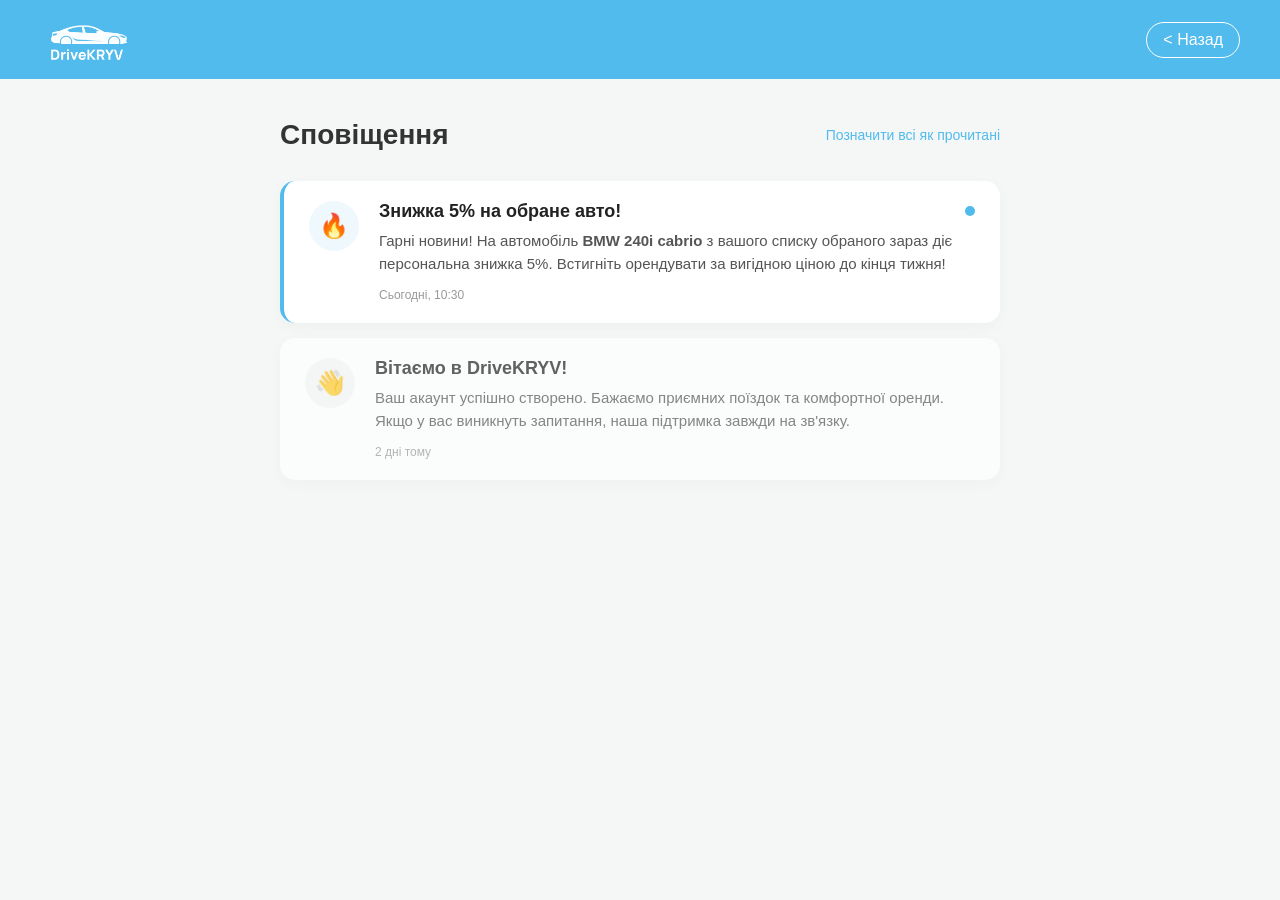
<file: notifications.html>
<!DOCTYPE html>
<html lang="uk">
<head>
    <meta charset="UTF-8">
    <meta name="viewport" content="width=device-width, initial-scale=1.0">
    <title>Сповіщення - DriveKRYV</title>
    <link rel="stylesheet" href="style.css">
</head>
<body style="background-color: #f4f7f6; margin: 0; min-height: 100vh; display: flex; flex-direction: column;">
    
    <header style="display: flex; justify-content: space-between; align-items: center; background-color: #51BBED; padding: 15px 40px; width: 100%; box-sizing: border-box;">
        <div style="display: flex; align-items: center;">
            <a href="index-logged.html"><img src="icons/logo.png" alt="DriveKRYV Logo" style="height: 45px; width: auto; object-fit: contain;"></a>
        </div>
        <button class="btn-back" onclick="window.location.href='index-logged.html'" style="background: transparent; color: white; border: 1px solid white; padding: 8px 16px; border-radius: 20px; cursor: pointer; font-weight: 500;"> < Назад</button>
    </header>

    <div style="padding: 40px; max-width: 800px; margin: 0 auto; width: 100%; box-sizing: border-box; flex-grow: 1;">
        <div style="display: flex; justify-content: space-between; align-items: center; margin-bottom: 30px;">
            <h1 style="margin: 0; font-size: 28px; color: #333;">Сповіщення</h1>
            <button id="btn-mark-read" style="background: transparent; border: none; color: #51BBED; cursor: pointer; font-size: 14px; font-weight: 500;">Позначити всі як прочитані</button>
        </div>
        
        <div style="display: flex; flex-direction: column; gap: 15px;">
            
            <div id="notif-card-1" style="background: #fff; border-radius: 15px; padding: 20px 25px; box-shadow: 0 4px 15px rgba(0,0,0,0.03); display: flex; gap: 20px; align-items: flex-start; position: relative; border-left: 4px solid #51BBED;">
                <div id="notif-dot-1" style="width: 10px; height: 10px; background-color: #51BBED; border-radius: 50%; position: absolute; top: 25px; right: 25px;"></div>
                <div style="font-size: 24px; background: #eef8fd; padding: 12px; border-radius: 50%; width: 50px; height: 50px; display: flex; align-items: center; justify-content: center; box-sizing: border-box;">
                    🔥
                </div>
                <div>
                    <h3 style="margin: 0 0 8px 0; font-size: 18px; color: #222;">Знижка 5% на обране авто!</h3>
                    <p style="margin: 0 0 10px 0; color: #555; line-height: 1.5; font-size: 15px;">
                        Гарні новини! На автомобіль <strong>BMW 240i cabrio</strong> з вашого списку обраного зараз діє персональна знижка 5%. Встигніть орендувати за вигідною ціною до кінця тижня!
                    </p>
                    <span style="font-size: 12px; color: #999;">Сьогодні, 10:30</span>
                </div>
            </div>

            <div style="background: #fff; border-radius: 15px; padding: 20px 25px; box-shadow: 0 4px 15px rgba(0,0,0,0.03); display: flex; gap: 20px; align-items: flex-start; opacity: 0.7;">
                <div style="font-size: 24px; background: #f5f5f5; padding: 12px; border-radius: 50%; width: 50px; height: 50px; display: flex; align-items: center; justify-content: center; box-sizing: border-box;">
                    👋
                </div>
                <div>
                    <h3 style="margin: 0 0 8px 0; font-size: 18px; color: #222;">Вітаємо в DriveKRYV!</h3>
                    <p style="margin: 0 0 10px 0; color: #555; line-height: 1.5; font-size: 15px;">
                        Ваш акаунт успішно створено. Бажаємо приємних поїздок та комфортної оренди. Якщо у вас виникнуть запитання, наша підтримка завжди на зв'язку.
                    </p>
                    <span style="font-size: 12px; color: #999;">2 дні тому</span>
                </div>
            </div>

        </div>
    </div>

    <script src="main.js"></script>
</body>
</html>
</file>
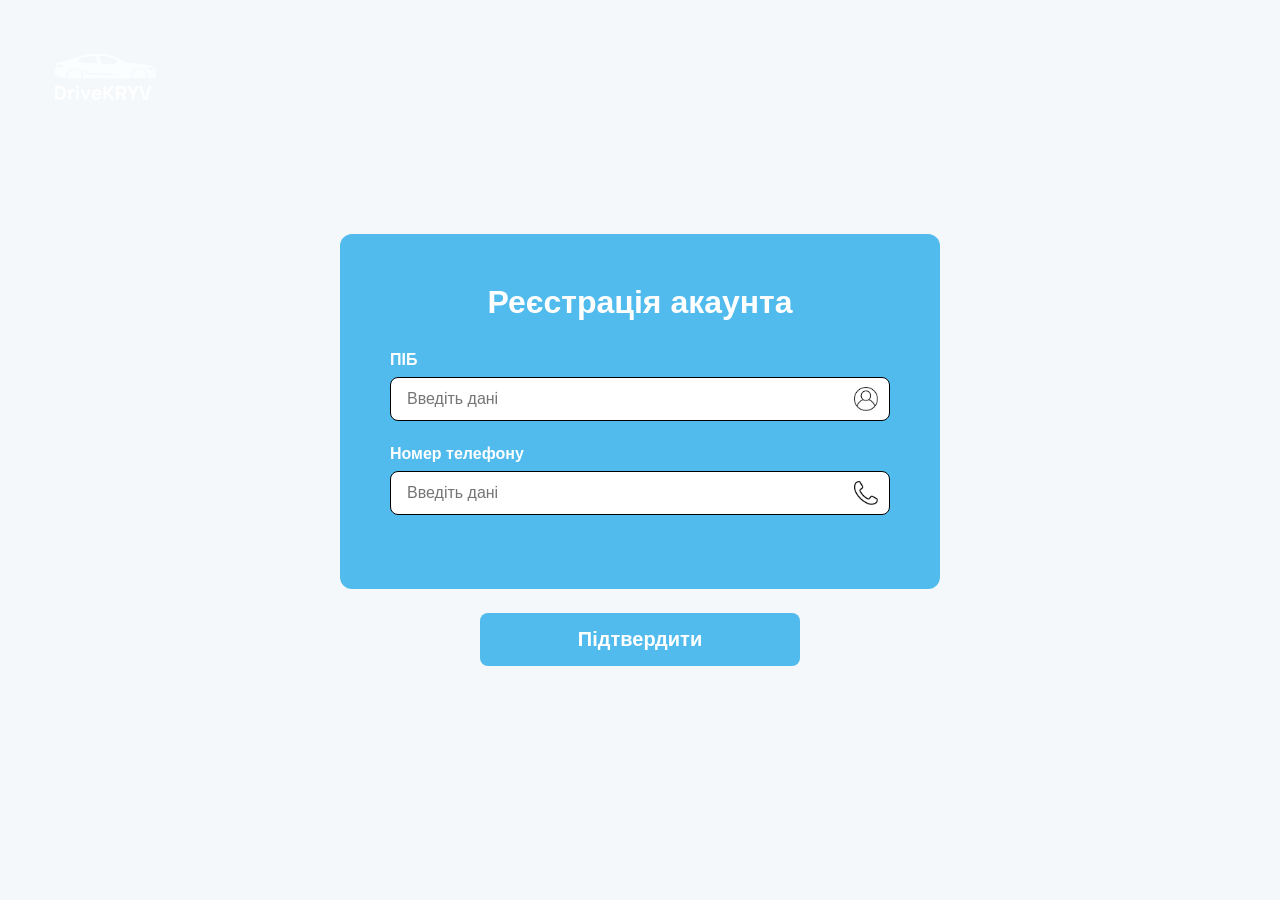
<file: register.html>
<!DOCTYPE html>
<html lang="uk">
<head>
    <meta charset="UTF-8">
    <meta name="viewport" content="width=device-width, initial-scale=1.0">
    <title>DriveKRYV - Реєстрація</title>
    <link rel="stylesheet" href="style.css">
</head>
<body class="auth-body">
    <!-- Логотип у верхньому лівому куті -->
    <div class="auth-header-logo">
        <img src="icons/logo.png" alt="DriveKRYV Logo">
    </div>
    
    <div class="auth-container">
        <!-- Блок форми -->
        <div class="auth-card">
            <h1 class="auth-title">Реєстрація акаунта</h1>
            
            <form id="register-form">
                <div class="auth-group">
                    <label class="auth-label">ПІБ</label>
                    <div class="auth-input-wrapper">
                        
                        <input type="text" id="name-input" class="auth-input" placeholder="Введіть дані" required>
                        <img src="icons/user-icon.png" class="auth-input-icon" alt="User">
                    </div>
                </div>

                <div class="auth-group">
                    <label class="auth-label">Номер телефону</label>
                    <div class="auth-input-wrapper">
                        <!-- Базова HTML-перевірка довжини -->
                        <input type="tel" id="phone-input" class="auth-input" placeholder="Введіть дані" minlength="10" maxlength="13" required>
                        <img src="icons/phone-icon.png" class="auth-input-icon" alt="Phone">
                    </div>
                    <!-- Блок для виводу помилки -->
                    <span id="phone-error" style="color: #ffcccc; font-size: 12px; display: none; margin-top: 5px; font-weight: 500;">Номер має містити від 10 до 13 символів</span>
                </div>
            </form>
        </div>
        
        <!-- Кнопка підтвердження (за макетом винесена за межі блоку) -->
        <button type="submit" form="register-form" class="btn-confirm">Підтвердити</button>
    </div>

    <!-- Скрипт для точної перевірки довжини номера при сабміті -->
<script>
        const form = document.getElementById('register-form');
        const phoneInput = document.getElementById('phone-input');
        const nameInput = document.getElementById('name-input'); 
        const phoneError = document.getElementById('phone-error');

        form.addEventListener('submit', (e) => {
            e.preventDefault(); 
            
            const phoneVal = phoneInput.value.replace(/[^\d+]/g, '');
            
            if (phoneVal.length < 10 || phoneVal.length > 13) {
                phoneError.style.display = 'block';
                phoneInput.style.borderColor = 'red';
            } else {
                phoneError.style.display = 'none';
                phoneInput.style.borderColor = 'var(--text-main)';
                
                // 1. Зберігаємо ім'я
                localStorage.setItem('userName', nameInput.value); 
                
                // 2. ВМИКАЄМО СТАТУС (Ось цей рядок, про який я казав)
                localStorage.setItem('isLoggedIn', 'true');
                
                // Переходимо на сторінку для авторизованих
                window.location.href = 'index-logged.html';
            }
        });
    </script>
</body>
</html>
</file>
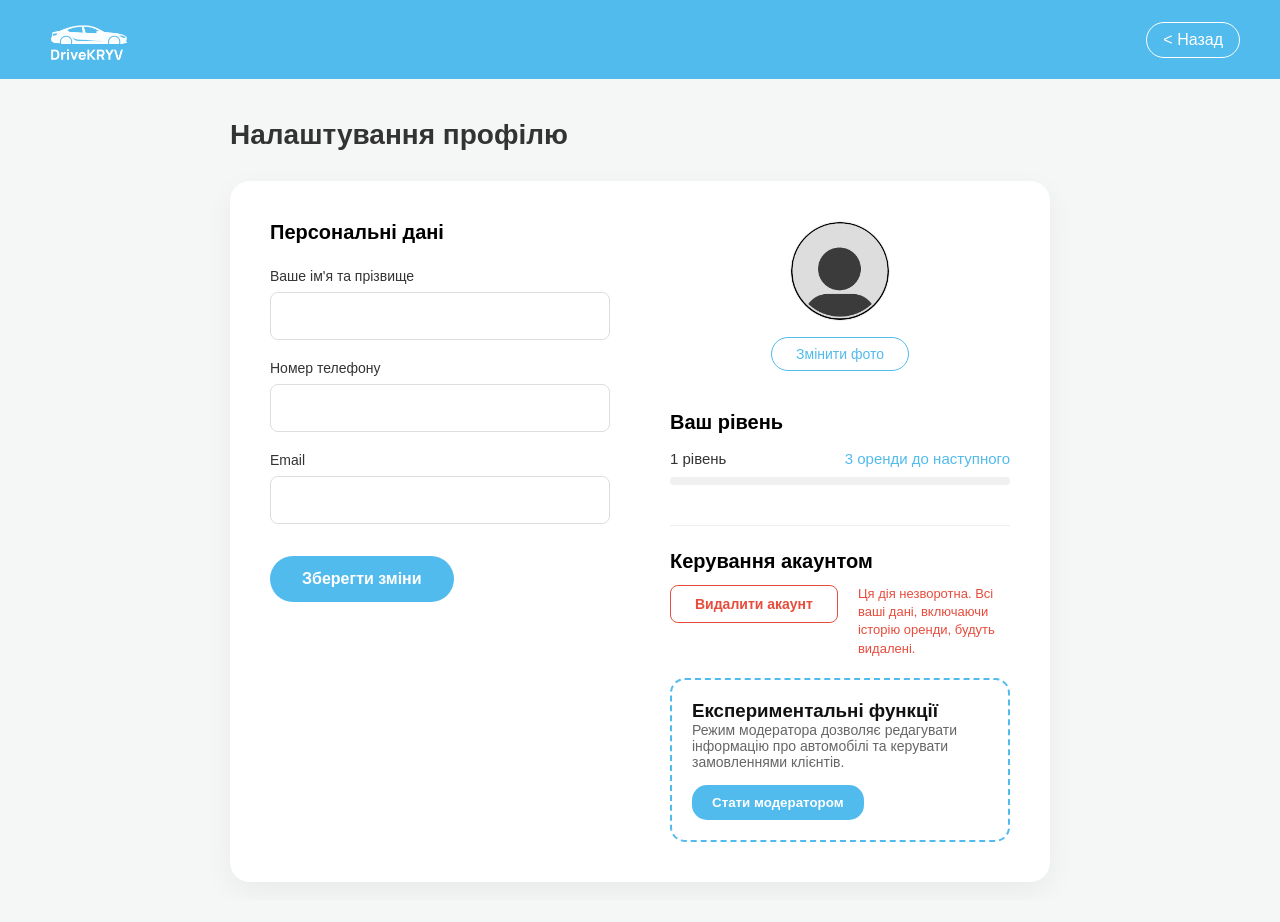
<file: settings.html>
<!DOCTYPE html>
<html lang="uk">
<head>
    <meta charset="UTF-8">
    <meta name="viewport" content="width=device-width, initial-scale=1.0">
    <title>Налаштування профілю - DriveKRYV</title>
    <link rel="stylesheet" href="style.css">
</head>
<body style="background-color: #f4f7f6; margin: 0; min-height: 100vh; display: flex; flex-direction: column;">
    
    <header style="display: flex; justify-content: space-between; align-items: center; background-color: #51BBED; padding: 15px 40px; width: 100%; box-sizing: border-box;">
        <div style="display: flex; align-items: center;">
            <a href="index-logged.html"><img src="icons/logo.png" alt="DriveKRYV Logo" style="height: 45px; width: auto; object-fit: contain;"></a>
        </div>
        <button class="btn-back" onclick="window.location.href='index-logged.html'" style="background: transparent; color: white; border: 1px solid white; padding: 8px 16px; border-radius: 20px; cursor: pointer; font-weight: 500;"> < Назад</button>
    </header>

    <div style="padding: 40px; max-width: 900px; margin: 0 auto; width: 100%; box-sizing: border-box; flex-grow: 1;">
        <h1 style="margin-top: 0; margin-bottom: 30px; font-size: 28px; color: #333;">Налаштування профілю</h1>
        
        <div style="background: #fff; border-radius: 20px; padding: 40px; box-shadow: 0 10px 30px rgba(0,0,0,0.05); display: flex; gap: 60px; flex-wrap: wrap;">
            
            <div style="flex: 1; min-width: 300px;">
                <h2 style="font-size: 20px; margin-top: 0; margin-bottom: 24px; color: #000;">Персональні дані</h2>
                
                <label style="display: block; margin-bottom: 8px; color: #333; font-weight: 500; font-size: 14px;">Ваше ім'я та прізвище</label>
                <input type="text" id="settings-name-input" style="width: 100%; padding: 14px 16px; border: 1px solid #ddd; border-radius: 8px; margin-bottom: 20px; box-sizing: border-box; font-size: 16px; font-family: inherit;">

                <label style="display: block; margin-bottom: 8px; color: #333; font-weight: 500; font-size: 14px;">Номер телефону</label>
                <input type="tel" id="settings-phone-input" style="width: 100%; padding: 14px 16px; border: 1px solid #ddd; border-radius: 8px; margin-bottom: 20px; box-sizing: border-box; font-size: 16px; font-family: inherit;">

                <label style="display: block; margin-bottom: 8px; color: #333; font-weight: 500; font-size: 14px;">Email</label>
                <input type="email" id="settings-email-input" style="width: 100%; padding: 14px 16px; border: 1px solid #ddd; border-radius: 8px; margin-bottom: 32px; box-sizing: border-box; font-size: 16px; font-family: inherit;">

                <button id="save-settings" style="background-color: #51BBED; color: #fff; border: none; padding: 14px 32px; border-radius: 25px; font-size: 16px; font-weight: 600; cursor: pointer; transition: opacity 0.2s;">Зберегти зміни</button>
            </div>

            <div style="flex: 1; min-width: 300px; display: flex; flex-direction: column;">
                
                <div style="display: flex; flex-direction: column; align-items: center; margin-bottom: 40px;">
                    <img id="settings-avatar-preview" src="icons/avatar.png" style="width: 100px; height: 100px; border-radius: 50%; object-fit: cover; margin-bottom: 16px; border: 1px solid #eee;">
                    <input type="file" id="avatar-input" accept="image/*" style="display: none;">
                    <button onclick="document.getElementById('avatar-input').click()" style="background: transparent; border: 1px solid #51BBED; color: #51BBED; padding: 8px 24px; border-radius: 20px; cursor: pointer; font-weight: 500; font-size: 14px;">Змінити фото</button>
                </div>

                <div style="margin-bottom: 40px;">
                    <h2 style="font-size: 20px; margin-top: 0; margin-bottom: 16px; color: #000;">Ваш рівень</h2>
                    <div style="display: flex; justify-content: space-between; margin-bottom: 10px; font-size: 15px;">
                        <span id="settings-level-text" style="font-weight: 500; color: #333;">1 рівень</span>
                        <span id="settings-xp-text" style="color: #51BBED;">3 оренди до наступного</span>
                    </div>
                    <div style="width: 100%; height: 8px; background-color: #f0f0f0; border-radius: 4px; overflow: hidden;">
                        <div id="settings-progress-bar" style="width: 0%; height: 100%; background-color: #C4AB46; transition: width 0.4s ease;"></div>
                    </div>
                </div>

                <div style="margin-top: auto; border-top: 1px solid #eee; padding-top: 24px;">
                    <h2 style="font-size: 20px; margin-top: 0; margin-bottom: 12px; color: #000;">Керування акаунтом</h2>
                    <div style="display: flex; align-items: flex-start; gap: 20px;">
                        <button id="delete-account" style="background: transparent; color: #e74c3c; border: 1px solid #e74c3c; padding: 10px 24px; border-radius: 8px; cursor: pointer; font-weight: 600; font-size: 14px; flex-shrink: 0;">Видалити акаунт</button>
                        <p style="color: #e74c3c; font-size: 13px; margin: 0; line-height: 1.4;">Ця дія незворотна. Всі ваші дані, включаючи історію оренди, будуть видалені.</p>
                    </div>
                </div>
                <div class="settings-card" style="margin-top: 20px; border: 2px dashed #51BBED; padding: 20px; border-radius: 15px;">
                    <h3 style="margin-top: 0; color: #111;">Експериментальні функції</h3>
                    <p style="font-size: 14px; color: #666; margin-bottom: 15px;">Режим модератора дозволяє редагувати інформацію про автомобілі та керувати замовленнями клієнтів.</p>
                    <button id="btn-toggle-moderator" style="background: #51BBED; color: white; border: none; padding: 10px 20px; border-radius: 15px; cursor: pointer; font-weight: 600; transition: background 0.2s;">
                        Стати модератором
                    </button>
                </div>

            </div>
        </div>
    </div>

    <script src="main.js"></script>
<script>
    const modBtn = document.getElementById('btn-toggle-moderator');
    let isMod = localStorage.getItem('isModerator') === 'true';
    
    function updateBtn() {
        modBtn.textContent = isMod ? "Вимкнути режим модератора" : "Стати модератором";
        modBtn.style.background = isMod ? "#e74c3c" : "#51BBED";
    }
    
    modBtn.onclick = () => {
        isMod = !isMod;
        localStorage.setItem('isModerator', isMod);
        updateBtn();
        // Перезавантажуємо сторінку, щоб main.js перебудував інтерфейс
        location.reload(); 
    };
    updateBtn();
</script>
</body>
</html>
</file>
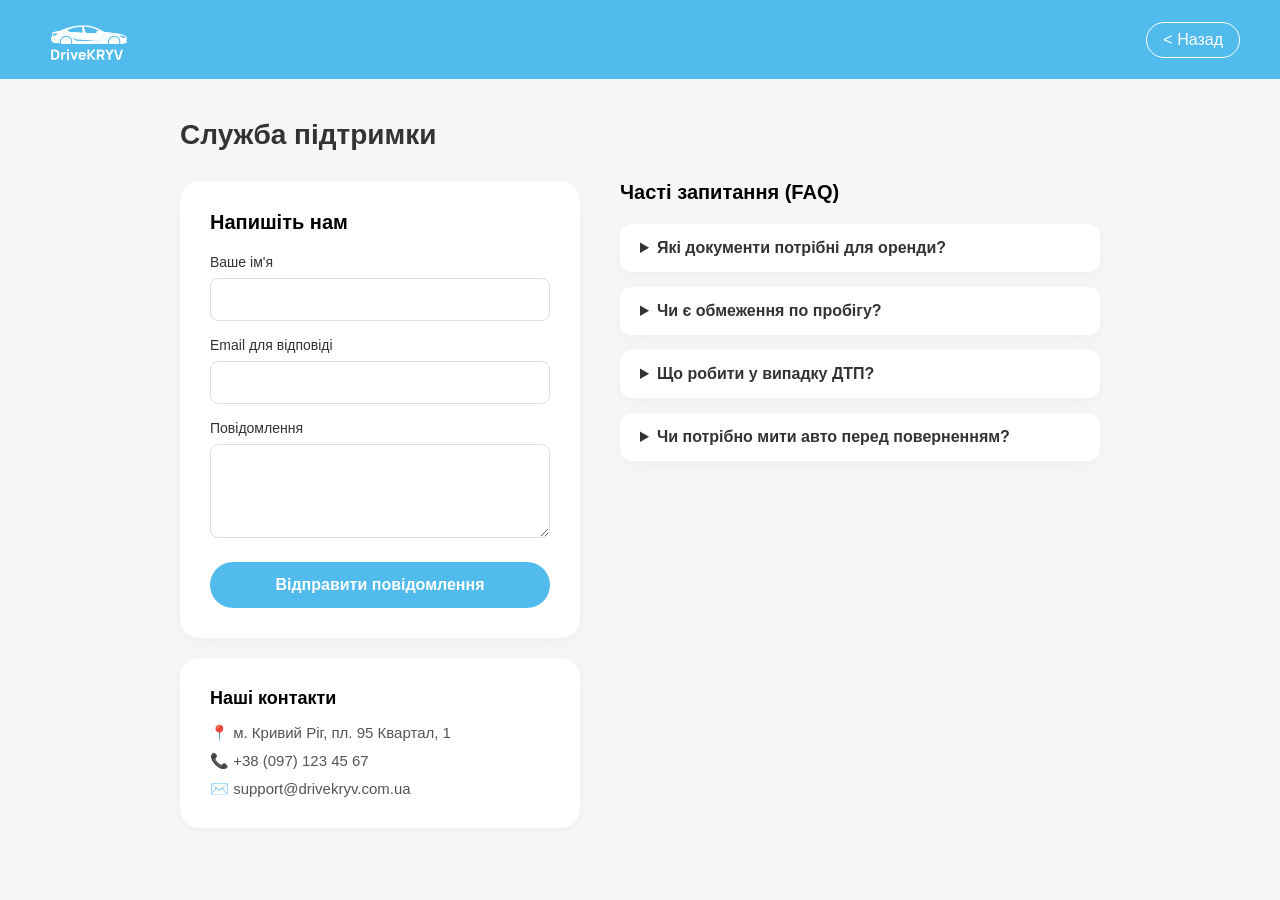
<file: support.html>
<!DOCTYPE html>
<html lang="uk">
<head>
    <meta charset="UTF-8">
    <meta name="viewport" content="width=device-width, initial-scale=1.0">
    <title>Підтримка - DriveKRYV</title>
    <link rel="stylesheet" href="style.css">
</head>
<body style="background-color: #f4f7f6; margin: 0; min-height: 100vh; display: flex; flex-direction: column;">
    
    <header style="display: flex; justify-content: space-between; align-items: center; background-color: #51BBED; padding: 15px 40px; width: 100%; box-sizing: border-box;">
        <div style="display: flex; align-items: center;">
            <a href="index-logged.html"><img src="icons/logo.png" alt="DriveKRYV Logo" style="height: 45px; width: auto; object-fit: contain;"></a>
        </div>
        <button class="btn-back" onclick="window.history.back()" style="background: transparent; color: white; border: 1px solid white; padding: 8px 16px; border-radius: 20px; cursor: pointer; font-weight: 500;"> < Назад</button>
    </header>

    <div style="padding: 40px; max-width: 1000px; margin: 0 auto; width: 100%; box-sizing: border-box; flex-grow: 1;">
        <h1 style="margin-top: 0; margin-bottom: 30px; font-size: 28px; color: #333;">Служба підтримки</h1>
        
        <div style="display: flex; gap: 40px; flex-wrap: wrap;">
            
            <div style="flex: 1; min-width: 300px;">
                <div style="background: #fff; border-radius: 20px; padding: 30px; box-shadow: 0 4px 15px rgba(0,0,0,0.03); margin-bottom: 20px;">
                    <h2 style="font-size: 20px; margin-top: 0; margin-bottom: 20px; color: #000;">Напишіть нам</h2>
                    <form id="support-form">
                        <label style="display: block; margin-bottom: 8px; color: #333; font-weight: 500; font-size: 14px;">Ваше ім'я</label>
                        <input type="text" id="support-name" required style="width: 100%; padding: 12px 16px; border: 1px solid #ddd; border-radius: 8px; margin-bottom: 16px; box-sizing: border-box; font-size: 15px; font-family: inherit;">

                        <label style="display: block; margin-bottom: 8px; color: #333; font-weight: 500; font-size: 14px;">Email для відповіді</label>
                        <input type="email" id="support-email" required style="width: 100%; padding: 12px 16px; border: 1px solid #ddd; border-radius: 8px; margin-bottom: 16px; box-sizing: border-box; font-size: 15px; font-family: inherit;">

                        <label style="display: block; margin-bottom: 8px; color: #333; font-weight: 500; font-size: 14px;">Повідомлення</label>
                        <textarea id="support-message" required rows="4" style="width: 100%; padding: 12px 16px; border: 1px solid #ddd; border-radius: 8px; margin-bottom: 20px; box-sizing: border-box; font-size: 15px; font-family: inherit; resize: vertical;"></textarea>

                        <button type="submit" style="background-color: #51BBED; color: #fff; border: none; padding: 14px 24px; border-radius: 25px; font-size: 16px; font-weight: 600; cursor: pointer; width: 100%;">Відправити повідомлення</button>
                    </form>
                </div>

                <div style="background: #fff; border-radius: 20px; padding: 30px; box-shadow: 0 4px 15px rgba(0,0,0,0.03);">
                    <h2 style="font-size: 18px; margin-top: 0; margin-bottom: 15px; color: #000;">Наші контакти</h2>
                    <p style="margin: 0 0 10px 0; color: #555; font-size: 15px;">📍 м. Кривий Ріг, пл. 95 Квартал, 1</p>
                    <p style="margin: 0 0 10px 0; color: #555; font-size: 15px;">📞 +38 (097) 123 45 67</p>
                    <p style="margin: 0; color: #555; font-size: 15px;">✉️ support@drivekryv.com.ua</p>
                </div>
            </div>

            <div style="flex: 1.2; min-width: 300px;">
                <h2 style="font-size: 20px; margin-top: 0; margin-bottom: 20px; color: #000;">Часті запитання (FAQ)</h2>
                
                <div style="display: flex; flex-direction: column; gap: 15px;">
                    <details style="background: #fff; border-radius: 12px; padding: 15px 20px; box-shadow: 0 4px 15px rgba(0,0,0,0.03); cursor: pointer;">
                        <summary style="font-weight: 600; font-size: 16px; color: #333; outline: none;">Які документи потрібні для оренди?</summary>
                        <p style="margin: 15px 0 0 0; color: #666; font-size: 14px; line-height: 1.5;">Для оформлення оренди вам знадобиться паспорт громадянина України, ідентифікаційний код та дійсне водійське посвідчення. Стаж водіння має бути не менше 2 років.</p>
                    </details>

                    <details style="background: #fff; border-radius: 12px; padding: 15px 20px; box-shadow: 0 4px 15px rgba(0,0,0,0.03); cursor: pointer;">
                        <summary style="font-weight: 600; font-size: 16px; color: #333; outline: none;">Чи є обмеження по пробігу?</summary>
                        <p style="margin: 15px 0 0 0; color: #666; font-size: 14px; line-height: 1.5;">Так, стандартний ліміт пробігу становить 300 км на добу. Кожен наступний кілометр оплачується додатково згідно з тарифами обраного автомобіля.</p>
                    </details>

                    <details style="background: #fff; border-radius: 12px; padding: 15px 20px; box-shadow: 0 4px 15px rgba(0,0,0,0.03); cursor: pointer;">
                        <summary style="font-weight: 600; font-size: 16px; color: #333; outline: none;">Що робити у випадку ДТП?</summary>
                        <p style="margin: 15px 0 0 0; color: #666; font-size: 14px; line-height: 1.5;">У першу чергу переконайтеся у безпеці всіх учасників. Негайно викличте поліцію (102) та зателефонуйте на нашу гарячу лінію підтримки. Не покидайте місце пригоди до приїзду поліції та нашого менеджера.</p>
                    </details>

                    <details style="background: #fff; border-radius: 12px; padding: 15px 20px; box-shadow: 0 4px 15px rgba(0,0,0,0.03); cursor: pointer;">
                        <summary style="font-weight: 600; font-size: 16px; color: #333; outline: none;">Чи потрібно мити авто перед поверненням?</summary>
                        <p style="margin: 15px 0 0 0; color: #666; font-size: 14px; line-height: 1.5;">Ви отримуєте чистий автомобіль і ми очікуємо його повернення в такому ж стані. Якщо авто повертається брудним, вартість мийки може бути вирахувана з вашого депозиту.</p>
                    </details>
                </div>
            </div>
            
        </div>
    </div>

    <script src="main.js"></script>
</body>
</html>
</file>
<file: style.css>
* {
    margin: 0;
    padding: 0;
    box-sizing: border-box;
    font-family: 'Segoe UI', sans-serif;
}

:root {
    --accent-blue: #51BBED;
    --bg-main: #F4F8FB;
    --bg-button: #FFFFFF;
    --text-main: #000000;
    --border-color: #1a1a1a;
}

body {
    background-color: var(--bg-main);
    color: var(--text-main);
}


.logo {
    display: flex;
    align-items: center;
}

.logo-icon {
    height: 45px;
    width: auto;
}


.link-register { 
    color: var(--bg-button); 
    text-decoration: none; 
    font-weight: 500; 
    font-size: 16px; 
}

.btn-login { 
    background-color: var(--bg-button); 
    color: var(--accent-blue); 
    border: none; 
    border-radius: 20px; 
    padding: 8px 24px; 
    font-weight: 500; 
    font-size: 16px; 
    cursor: pointer; 
}

/* Макет */
.layout-container { display: flex; max-width: 1440px; margin: 0 auto; }

/* --- СТИЛІ БОКОВОЇ ПАНЕЛІ (ФІЛЬТРИ) --- */

/* Загальний контейнер (щоб сайдбар і картки стояли поруч) */
.layout-container {
    display: flex;
    gap: 40px;
    padding: 40px;
    align-items: flex-start;
    max-width: 1400px;
    margin: 0 auto;
}

/* Сам сайдбар */
.sidebar {
    width: 320px; /* Жорстко фіксуємо ширину, щоб не ламало картки */
    flex-shrink: 0; /* Забороняємо стискатися */
    display: flex;
    flex-direction: column;
    gap: 30px; /* Рівні відступи між блоками */
}

/* Контент з машинами */
.content {
    flex: 1; /* Займає весь вільний простір справа */
    display: flex;
    flex-direction: column;
    gap: 20px;
    min-width: 0; /* Запобігає вилазенню карток за межі екрана */
}

/* Заголовки фільтрів */
.filter-block {
    display: flex;
    flex-direction: column;
}

.filter-label {
    font-size: 20px;
    font-weight: 700;
    margin-bottom: 15px;
    color: #000;
}

/* 1. Пошук */
.input-wrapper {
    display: flex;
    align-items: center;
    border: 2px solid #000;
    border-radius: 8px;
    padding: 6px 15px;
    background: #fff;
}

.search-input {
    flex: 1;
    border: none;
    outline: none;
    font-size: 16px;
    padding: 5px 0;
}

.input-icon {
    width: 20px;
    height: auto;
    cursor: pointer;
}

/* --- СТИЛІ ДЛЯ БЛОКУ ЦІНИ (1 в 1 з макетом) --- */

.price-header {
    display: flex;
    align-items: center;
    justify-content: space-between; /* Розносить заголовок і кнопки по краях */
    margin-bottom: 30px; /* Більший відступ до повзунка */
}

.price-header .filter-label {
    margin-bottom: 0;
}

.top-toggle-group {
    display: flex;
    gap: 10px;
}

/* =========================================
   ПОДВІЙНИЙ ПОВЗУНОК ЦІНИ (Range Slider)
   ========================================= */
.range-slider-wrapper {
    position: relative;
    width: 100%;
    height: 5px;
    margin: 25px 0 20px 0;
    background: #e0e0e0;
    border-radius: 5px;
}

/* Синя лінія між двома значеннями */
.slider-track {
    position: absolute;
    height: 100%;
    background: #51BBED;
    border-radius: 5px;
    z-index: 1;
    /* За замовчуванням ставимо від 2% (100грн) до 30% (1500грн) */
    left: 2%; 
    right: 70%;
}



/* Стиль кульок (Thumb) для Chrome/Safari/Edge */
.range-slider-wrapper input[type="range"]::-webkit-slider-thumb {
    -webkit-appearance: none;
    height: 22px;
    width: 22px;
    border-radius: 50%;
    background: #fff;
    border: 3px solid #51BBED;
    cursor: pointer;
    pointer-events: auto; /* Робимо клікабельними ТІЛЬКИ кульки */
    box-shadow: 0 2px 6px rgba(0,0,0,0.15);
    transition: transform 0.1s;
    margin-top: -8.5px; /* Вирівнювання по центру лінії */
}

.range-slider-wrapper input[type="range"]::-webkit-slider-thumb:hover {
    transform: scale(1.15);
}

/* Стиль кульок (Thumb) для Firefox */
.range-slider-wrapper input[type="range"]::-moz-range-thumb {
    height: 22px;
    width: 22px;
    border-radius: 50%;
    background: #fff;
    border: 3px solid #51BBED;
    cursor: pointer;
    pointer-events: auto;
    box-shadow: 0 2px 6px rgba(0,0,0,0.15);
}

.price-inputs {
    display: flex !important;
    justify-content: space-between !important;
    align-items: center !important;
    width: 100% !important;
}

.price-input {
    width: 100px !important; /* Робимо поля ще ширшими */
    padding: 10px !important;
    border: 2px solid #000 !important; /* Жирніша рамка, як на макеті */
    border-radius: 8px !important;
    text-align: center !important;
    font-size: 16px !important;
    font-weight: 500 !important;
}

.currency-toggle {
    display: flex;
    gap: 10px;
}

.curr-btn {
    width: 36px;
    height: 36px;
    border-radius: 50%;
    border: 2px solid #111;
    background: #fff;
    color: #111;
    font-weight: bold;
    font-size: 18px;
    cursor: pointer;
    display: flex;
    justify-content: center;
    align-items: center;
    transition: 0.2s;
}

.curr-btn.active {
    background: #111;
    color: #fff;
}

.price-input {
    width: 80px;
    padding: 8px 10px;
    border: 2px solid #000;
    border-radius: 8px;
    text-align: center;
    font-size: 16px;
    font-weight: 500;
    outline: none;
}

/* 3. Тип кузова */
.body-types-group {
    display: flex;
    border: 2px solid #000;
    border-radius: 8px;
    overflow: hidden;
}

.body-btn {
    flex: 1;
    padding: 12px 10px;
    border: none;
    border-right: 2px solid #000;
    background: #fff;
    cursor: pointer;
    display: flex;
    justify-content: center;
    align-items: center;
    transition: 0.2s;
}

.body-btn:last-child {
    border-right: none;
}

.body-btn img {
    width: 45px; /* Фіксуємо розмір машинок, щоб вони не ставали гігантами */
    height: auto;
    object-fit: contain;
}

.body-btn.active {
    background: #e0e0e0;
}

/* 4. Коробка передач */
.gearbox-group {
    display: flex;
    gap: 15px;
}

.gearbox-btn {
    flex: 1;
    padding: 12px;
    border: 2px solid #000;
    border-radius: 8px;
    background: #fff;
    font-weight: 500;
    font-size: 16px;
    cursor: pointer;
    transition: 0.2s;
}

.gearbox-btn.active {
    background: #111;
    color: #fff;
    border-color: #111;
}

/* --- ПІДВАЛ ФІЛЬТРІВ (Кнопка "Додатково") --- */

.filter-footer {
    display: flex;
    justify-content: center;
    margin-top: 15px;
    width: 100%;
}

.btn-advanced {
    width: 100%; /* Розтягуємо на всю ширину сайдбару */
    background-color: var(--accent-blue); /* Беремо дизайн синьої кнопки пошуку */
    color: #fff;
    border: none;
    border-radius: 8px; /* Або 20px, якщо хочеш більш круглу */
    padding: 12px;
    font-size: 18px;
    font-weight: 700;
    cursor: pointer;
    transition: opacity 0.2s;
    display: flex;
    justify-content: center;
    align-items: center;
    gap: 8px;
}

.btn-advanced:hover {
    opacity: 0.9;
}
.btn-submit:hover {
    opacity: 0.9;
}
/* --- СТИЛІ БОКОВОЇ ПАНЕЛІ (ФІЛЬТРИ) --- */

.price-header { display: flex; align-items: center; justify-content: space-between; margin-bottom: 20px; }
.price-header .filter-label { margin-bottom: 0; }
.top-toggle-group { display: flex; gap: 10px; }
.top-toggle-btn { padding: 6px 16px; border-radius: 20px; border: 1px solid #000; background: #fff; font-weight: 500; cursor: pointer; font-size: 14px; transition: 0.2s;}
.top-toggle-btn.active { background: #111; color: #fff; border-color: #111; }

.range-slider-visual { position: relative; height: 4px; background: #888; border-radius: 2px; margin: 25px 0 30px; }
.range-fill { position: absolute; left: 0; right: 40%; height: 100%; background: var(--accent-blue); border-radius: 2px; }
.range-thumb { position: absolute; top: -6px; width: 16px; height: 16px; background: var(--accent-blue); border-radius: 50%; }
.range-thumb.left { left: 0; }
.range-thumb.right { right: 40%; }

.price-inputs { display: flex; align-items: center; justify-content: space-between; }
.currency-toggle { display: flex; gap: 10px; }
.curr-btn { width: 34px; height: 34px; border-radius: 50%; border: 1px solid #111; background: #fff; color: #111; font-weight: bold; font-size: 18px; cursor: pointer; transition: 0.2s;}
.curr-btn.active { background: #111; color: #fff; }

.price-input { width: 75px; padding: 6px 10px; border: 1px solid #000; border-radius: 8px; text-align: center; font-size: 18px; font-weight: 500;}

.body-types-group { display: flex; border: 1px solid #000; border-radius: 6px; overflow: hidden; margin-bottom: 20px;}
.body-btn { flex: 1; padding: 10px; border: none; border-right: 1px solid #000; background: #fff; cursor: pointer; transition: 0.2s;}
.body-btn:last-child { border-right: none; }
.body-btn img { width: 100%; height: auto; object-fit: contain; }
.body-btn.active { background: #dce4e8; } /* Сірий фон для вибраного кузова */

.gearbox-group { display: flex; gap: 15px; }
.gearbox-btn { flex: 1; padding: 10px; border: 1px solid #000; border-radius: 6px; background: #fff; font-weight: 500; cursor: pointer; transition: 0.2s; }
.gearbox-btn.active { background: #111; color: #fff; border-color: #111; }

.filter-footer { display: flex; justify-content: space-between; align-items: center; margin-top: 40px; }
.details-link { color: #000; text-decoration: none; font-weight: 500; font-size: 16px; display: flex; align-items: center; gap: 5px; }
.btn-submit { background-color: var(--accent-blue); color: #fff; border: none; border-radius: 20px; padding: 10px 30px; font-size: 18px; font-weight: 700; cursor: pointer; transition: opacity 0.2s; }
.btn-submit:hover { opacity: 0.9; }

/* Контент */
.content { flex: 1; padding: 30px; display: flex; flex-direction: column; gap: 20px; }
.car-card {
    /* Твої старі стилі карток (колір, бордери тощо) залишаються тут */
    
    flex: 0 0 auto; /* Забороняємо карткам розтягуватися або стискатися */
    height: 22vh; /* Висота картки = 22% від висоти екрана (якраз влізе ~3.5 штуки) */
    min-height: 200px; /* Захист, щоб на маленьких ноутах картку не сплющило в млинець */
    
    /* Рекомендую також додати ці два рядки, щоб вміст не вилазив, якщо екран дуже малий */
    overflow: hidden; 
    display: flex;
}
.car-image-placeholder { width: 380px; background: #e0e0e0; display: flex; align-items: center; justify-content: center; color: #888; }
.car-info { padding: 24px; flex: 1; display: flex; flex-direction: column; justify-content: space-between; }
.car-header-row { display: flex; justify-content: space-between; align-items: flex-start; }
.car-title { font-size: 20px; font-weight: 700; }
.action-group { display: flex; align-items: center; gap: 12px; }
.favorite-icon { font-size: 24px; cursor: pointer; }
.btn-rent { background-color: var(--accent-blue); color: var(--bg-button); border: none; padding: 8px 20px; border-radius: 20px; cursor: pointer; font-weight: bold; }
.car-price { margin-top: -10px; }
.price-main { font-size: 18px; font-weight: 700; }
.price-sub { font-size: 14px; color: #666; }
.car-specs { display: flex; gap: 16px; font-size: 14px; font-weight: 500; }
.car-desc { font-size: 14px; line-height: 1.5; color: #333; margin-top: 10px; }

/* Жорстке заокруглення лівої частини картки для ПК */
.car-card {
    border-radius: 16px !important;
    overflow: hidden !important; /* Обрізає все, що вилазить */
}

/* Примусово заокруглюємо ліві кути всім елементам всередині */
.car-card > a,
.car-card > a > img,
.car-image-placeholder,
.car-image-placeholder > img {
    border-top-left-radius: 16px !important;
    border-bottom-left-radius: 16px !important;
    border-top-right-radius: 0 !important;
    border-bottom-right-radius: 0 !important;
    height: 100% !important; /* Змушує картинку йти чітко по висоті картки */
    object-fit: cover !important;
    display: block !important;
}
/* --- СТИЛІ ДЛЯ СТОРІНКИ РЕЄСТРАЦІЇ --- */
.auth-body { 
    display: flex; 
    flex-direction: column; 
    align-items: center; 
    justify-content: center; 
    min-height: 100vh; 
    background-color: var(--bg-main); 
    position: relative; 
}

.auth-header-logo { position: absolute; top: 40px; left: 40px; }
.auth-header-logo img { height: 60px; width: auto; object-fit: contain; }

.auth-container { 
    display: flex; 
    flex-direction: column; 
    align-items: center; 
    width: 100%; 
    max-width: 600px; 
}

.auth-card { 
    background-color: var(--accent-blue); 
    width: 100%; 
    padding: 50px; 
    border-radius: 12px; 
    margin-bottom: 24px; 
}

.auth-title { 
    color: var(--bg-button); 
    text-align: center; 
    font-size: 32px; 
    margin-bottom: 30px; 
    font-weight: bold; 
}

.auth-group { 
    display: flex; 
    flex-direction: column; 
    align-items: flex-start; 
    margin-bottom: 24px; 
    width: 100%; 
}

.auth-label { 
    color: var(--bg-button); 
    font-weight: 700; 
    font-size: 16px; 
    margin-bottom: 8px; 
}

.auth-input-wrapper { 
    position: relative; 
    width: 100%; 
}

.auth-input { 
    width: 100%; 
    padding: 12px 40px 12px 16px; 
    border: 1px solid var(--text-main); 
    border-radius: 8px; 
    font-size: 16px; 
    outline: none; 
    background-color: var(--bg-button); 
}

.auth-input-icon { 
    position: absolute; 
    right: 12px; 
    top: 50%; 
    transform: translateY(-50%); 
    width: 24px; 
    height: auto; 
}

.btn-confirm { 
    background-color: var(--accent-blue); 
    color: var(--bg-button); 
    border: none; 
    border-radius: 8px; 
    padding: 15px 0; 
    font-size: 20px; 
    font-weight: 700; 
    cursor: pointer; 
    width: 320px; 
}
/* --- СТИЛІ ДЛЯ ВИПАДАЮЧОГО МЕНЮ ПРОФІЛЮ --- */

.profile-dropdown {
    position: absolute;
    top: 65px; /* Відступ від шапки */
    right: 0;
    width: 340px;
    background-color: var(--bg-main); /* Світло-сірий фон як на макеті */
    border-radius: 16px;
    box-shadow: 0 10px 40px rgba(0, 0, 0, 0.15);
    padding: 20px;
    z-index: 100;
    display: flex;
    flex-direction: column;
    gap: 15px;
    
    /* Приховано за замовчуванням */
    opacity: 0;
    visibility: hidden;
    transform: translateY(-10px);
    transition: all 0.3s ease;
}

.profile-dropdown.active {
    opacity: 1;
    visibility: visible;
    transform: translateY(0);
}

.dropdown-header {
    display: flex;
    align-items: center;
    gap: 20px;
}

.dropdown-avatar {
    width: 80px;
    height: 80px;
    border-radius: 50%;
    object-fit: cover;
}

.dropdown-name {
    font-size: 24px;
    font-weight: 500;
    display: flex;
    gap: 15px;
}

.dropdown-card {
    background-color: var(--bg-button); /* Білий фон для карток */
    border-radius: 12px;
    padding: 15px 20px;
}

.menu-list-card {
    padding: 10px 0; /* Менші відступи для списку */
}

.level-info {
    display: flex;
    justify-content: space-between;
    align-items: flex-end;
    margin-bottom: 12px;
}

.level-title {
    font-size: 18px;
    font-weight: 500;
}

.level-desc {
    font-size: 12px;
    color: #666;
}

.progress-bar-container {
    width: 100%;
    height: 4px;
    background-color: #000000;
    border-radius: 2px;
    overflow: hidden;
}

/* Використовуємо колір з UI Kit */
.progress-bar-fill {
    width: 35%; /* Приблизне заповнення */
    height: 100%;
    background-color: var(--color-progress, #C4AB46);
}

.dropdown-menu-list {
    list-style: none;
}

.dropdown-menu-list li a {
    display: flex;
    align-items: center;
    gap: 15px;
    padding: 12px 20px;
    color: var(--text-main);
    text-decoration: none;
    font-size: 18px;
    font-weight: 500;
    transition: background-color 0.2s;
}

.dropdown-menu-list li a:hover {
    background-color: var(--bg-main);
}

.dropdown-menu-list li a img {
    width: 24px;
    height: auto;
    object-fit: contain;
}
/* --- СТИЛІ ДЛЯ СТОРІНКИ АВТО (car-details.html) --- */

/* =========================================
   СТИЛІ ДЛЯ КАЛЕНДАРЯ (car-details.html)
   ========================================= */
.calendar-section { background: #fff; padding: 30px; border-radius: 20px; box-shadow: 0 4px 15px rgba(0,0,0,0.03); margin-bottom: 30px; box-sizing: border-box; }
.cal-top { display: flex; justify-content: space-between; align-items: center; margin-bottom: 20px; flex-wrap: wrap; gap: 15px; }
.calendar-grid { display: grid; grid-template-columns: repeat(7, 1fr); gap: 10px; text-align: center; }
.cal-day-name { font-weight: bold; color: #999; margin-bottom: 10px; font-size: 14px; }
.cal-cell { padding: 15px 5px; border-radius: 10px; font-size: 16px; font-weight: 600; transition: 0.2s; display: flex; align-items: center; justify-content: center; user-select: none; }
.cal-cell.empty { background: transparent; }
.cal-cell.free { background: #f4f7f6; color: #333; cursor: pointer; border: 2px solid transparent; box-sizing: border-box; }
.cal-cell.free:hover { border-color: #51BBED; }
.cal-cell.booked { background: #eaeaea; color: #aaa; cursor: not-allowed; text-decoration: line-through; }
.cal-cell.selected { background: #51BBED; color: #fff; box-shadow: 0 4px 10px rgba(81,187,237,0.3); cursor: pointer; }

@media (max-width: 768px) {
    .calendar-section { padding: 15px !important; }
    .calendar-grid { gap: 5px; }
    .cal-cell { padding: 10px 2px; font-size: 14px; border-radius: 8px; }
}

.car-details-container {
    background-color: var(--bg-main); /* На макеті сторінка авто має фон каталогу */
    width: 100%;
    padding: 40px;
    display: flex;
    flex-direction: column;
}

.details-top {
    display: flex;
    gap: 40px;
    margin-bottom: 40px;
}

.details-gallery {
    flex: 1;
    display: flex;
    flex-direction: column;
    gap: 10px;
}

.main-photo-placeholder {
    width: 100%;
    height: 350px;
    background-color: #dce4e8;
    border-radius: 12px;
    display: flex;
    align-items: center;
    justify-content: center;
    color: #888;
    font-size: 20px;
}

.thumbnails {
    display: flex;
    gap: 10px;
    justify-content: space-between;
}

.thumb-placeholder {
    flex: 1;
    height: 70px;
    background-color: #dce4e8;
    border-radius: 8px;
}

.details-info {
    flex: 1;
    display: flex;
    flex-direction: column;
    gap: 30px; /* Відступи між блоками справа */
}

.details-header-row {
    display: flex;
    justify-content: space-between;
    align-items: center;
}

.details-header-row h1 {
    font-size: 32px;
}

.btn-back {
    background-color: var(--accent-blue);
    color: var(--bg-button);
    border: none;
    padding: 8px 24px;
    border-radius: 20px;
    font-weight: bold;
    cursor: pointer;
    font-size: 16px;
}

.specs-grid {
    display: grid;
    grid-template-columns: 1fr 1fr;
    gap: 20px;
}

.spec-item {
    display: flex;
    align-items: center;
    gap: 12px;
    font-weight: 700;
    font-size: 16px;
}

.spec-item img {
    width: 24px;
    height: auto;
}

.details-price {
    font-size: 18px;
    text-align: center;
    margin-top: 10px;
}

.details-price strong {
    font-size: 24px;
}

.details-price span {
    color: #666;
    font-size: 14px;
}

.details-actions {
    display: flex;
    justify-content: center;
    gap: 20px;
}

.btn-rent-large {
    background-color: var(--accent-blue);
    color: var(--bg-button);
    border: none;
    padding: 12px 35px;
    border-radius: 25px;
    font-weight: bold;
    font-size: 18px;
    cursor: pointer;
}

.btn-fav-large {
    background-color: transparent;
    color: var(--text-main);
    border: 1px solid var(--text-main);
    padding: 12px 25px;
    border-radius: 25px;
    font-weight: bold;
    font-size: 18px;
    cursor: pointer;
    display: flex;
    align-items: center;
    gap: 10px;
}

.details-bottom h3 {
    font-size: 18px;
    margin-bottom: 12px;
    margin-top: 20px;
}

.details-bottom ul {
    margin-bottom: 20px;
    padding-left: 20px;
}

.details-bottom ul li {
    font-size: 16px;
    margin-bottom: 6px;
}

.details-description {
    font-size: 16px;
    line-height: 1.5;
    margin-top: 20px;
}
/* --- СТИЛІ ДЛЯ СТОРІНКИ ОРЕНДИ (rent.html) --- */

.btn-back-blue {
    background-color: var(--accent-blue);
    color: var(--bg-button);
    border: none;
    padding: 10px 25px;
    border-radius: 20px;
    font-weight: bold;
    cursor: pointer;
    font-size: 16px;
}

.rent-page-container {
    max-width: 1000px;
    margin: 0 auto;
    padding: 40px 20px;
}

.rent-main-title {
    text-align: center;
    font-size: 32px;
    margin-bottom: 40px;
}

.rent-columns {
    display: flex;
    gap: 30px;
}

.rent-col {
    flex: 1;
    display: flex;
    flex-direction: column;
    gap: 30px;
}

.rent-card {
    background-color: var(--bg-button);
    border-radius: 16px;
    padding: 30px;
    box-shadow: 0 8px 24px rgba(0, 0, 0, 0.08); /* 1. Додали помітну, красиву тінь */
    flex: 1; /* 2. Змушує картки рівномірно розтягуватися по висоті */
    display: flex;
    flex-direction: column;
}

.rent-card-title {
    font-size: 18px;
    font-weight: 700;
    margin-bottom: 20px;
}

.rent-car-preview {
    display: block;
    align-items: center;
    gap: 20px;
    margin-bottom: 20px;
}

.rent-car-thumb {
    width: 120px;
    height: 80px;
    background-color: #dce4e8;
    border-radius: 8px;
    display: flex;
    align-items: center;
    justify-content: center;
    color: #888;
    font-size: 14px;
}

.rent-car-name {
    font-size: 20px;
}

.rent-dates {
    display: flex;
    gap: 20px;
}

.rent-input-group {
    display: flex;
    flex-direction: column;
    margin-bottom: 20px;
    flex: 1;
}

.rent-input-group label {
    font-size: 14px;
    margin-bottom: 8px;
    color: #333;
}

.rent-input {
    width: 100%;
    padding: 10px 15px;
    border: 1px solid var(--text-main);
    border-radius: 8px;
    font-size: 14px;
    outline: none;
}

.rent-radio-group {
    display: flex;
    gap: 30px;
    margin-bottom: 25px;
}

.radio-label {
    display: flex;
    align-items: center;
    gap: 8px;
    font-size: 16px;
    cursor: pointer;
}

.rent-summary {
    margin-bottom: 30px;
}

.rent-summary h3 {
    font-size: 16px;
    margin-bottom: 15px;
}

.rent-summary p {
    font-size: 14px;
    margin-bottom: 8px;
    color: #333;
}

.rent-total {
    font-size: 18px !important;
    font-weight: 700;
    color: var(--text-main) !important;
    margin-top: 15px !important;
}

.btn-confirm-rent {
    width: 100%;
    background-color: var(--accent-blue);
    color: var(--bg-button);
    border: none;
    padding: 15px;
    border-radius: 8px;
    font-size: 18px;
    font-weight: 700;
    cursor: pointer;
    margin-top: auto; /* 3. Притискає кнопку до самого низу картки, щоб усе було симетрично */
}
/* --- СТРУКТУРА ДЛЯ rent.html (Гість - 4 блоки) --- */
.rent-columns { display: flex; gap: 30px; }
.rent-col { flex: 1; display: flex; flex-direction: column; gap: 30px; }

/* --- СТРУКТУРА ДЛЯ rent-logged.html (Акаунт - 3 блоки) --- */
.rent-layout-logged { display: flex; flex-direction: column; gap: 20px; }
.rent-top-content { display: flex; justify-content: space-evenly; align-items: center; padding: 0 20px; }
.rent-car-display { display: flex; flex-direction: column; align-items: center; gap: 15px; }
.rent-car-thumb-large { width: 200px; height: 130px; background-color: #dce4e8; border-radius: 8px; display: flex; align-items: center; justify-content: center; color: #888; font-size: 16px; }
.rent-car-name-large { font-size: 22px; font-weight: 700; }
.rent-dates-vertical { display: flex; flex-direction: column; gap: 20px; width: 320px; }
.rent-bottom-row { display: flex; gap: 20px; }
.rent-bottom-row .rent-card { flex: 1; }

/* Робимо так, щоб сторінка не горталася вся разом */
body, html {
    height: 100%;
    margin: 0;
    overflow: hidden; /* Вимикаємо загальний скрол */
}

.layout-container {
    display: flex;
    height: calc(100vh - 80px); /* Висота екрана мінус висота хедера */
    overflow: hidden;
}

.sidebar {
    width: 350px;
    height: 100%;
    overflow-y: auto; /* Окремий скрол для фільтрів */
    padding: 20px 40px;
    border-right: 1px solid #eee;
    flex-shrink: 0;
}

.content {
    flex: 1;
    height: 100%;
    overflow-y: auto; /* Окремий скрол для машин */
    padding: 20px 40px;
}

/* Приховуємо смугу прокрутки для чистого вигляду (опціонально) */
.sidebar::-webkit-scrollbar, .content::-webkit-scrollbar {
    width: 6px;
}
.sidebar::-webkit-scrollbar-thumb, .content::-webkit-scrollbar-thumb {
    background: #ccc;
    border-radius: 10px;
}
/* --- ФУТЕР (Для навчального проєкту) --- */
.site-footer {
    background-color: #1e2530;
    color: #ffffff;
    padding: 30px 20px; /* Зменшив внутрішні відступи */
    margin-top: auto; 
    border-radius: 20px; 
    text-align: center;
    flex-shrink: 0; 
}

.footer-container {
    max-width: 900px; /* Зробив його трохи вужчим */
    margin: 0 auto;
    display: flex;
    flex-direction: column;
    align-items: center;
    gap: 20px; /* Зменшив відстань між блоками */
}

.footer-top-text h3 {
    font-size: 16px; /* Зменшив заголовок */
    margin: 0 0 5px 0;
    font-weight: 600;
}

.footer-top-text p {
    font-size: 13px; /* Зменшив текст-пояснення */
    color: #8b95a1;
    margin: 0;
    line-height: 1.4;
}

.footer-socials {
    display: flex;
    justify-content: center;
    gap: 40px; /* Зменшив відстань між іконками */
    width: 100%;
    flex-wrap: wrap;
    margin-top: 5px;
}

.social-item {
    display: flex;
    align-items: center;
    gap: 10px;
    font-size: 20px; /* Зменшив назву соцмережі */
    font-weight: 700;
}

/* Контейнер для реальних картинок іконок */
.social-icon {
    width: 35px; /* Компактний розмір іконки */
    height: 35px;
    display: flex;
    justify-content: center;
    align-items: center;
}

.social-icon img {
    width: 100%;
    height: 100%;
    object-fit: contain; /* Картинка ідеально впишеться без спотворень */
}

.footer-divider {
    font-size: 13px;
    color: #8b95a1;
    margin-top: 10px;
}

.footer-contacts {
    display: flex;
    justify-content: space-around;
    width: 100%;
    flex-wrap: wrap;
    gap: 20px;
}

.contact-block {
    display: flex;
    flex-direction: column;
    gap: 8px;
}

.contact-block h4 {
    font-size: 14px;
    margin: 0;
    font-weight: 600;
    color: #8b95a1;
}

.contact-block p {
    font-size: 15px;
    margin: 0;
    display: flex;
    align-items: center;
    justify-content: center;
    gap: 6px;
}

.footer-easter-egg {
    margin-top: 5px;
    font-size: 12px; /* Дуже маленький шрифт для пасхалки */
    color: #8b95a1; 
}

/* =======================================================
   ГЛОБАЛЬНА МОБІЛЬНА АДАПТАЦІЯ (Телефони < 768px)
   ======================================================= */
@media (max-width: 768px) {
    /* 1. Глобальні налаштування */
    html, body {
        overflow-x: hidden !important;
        overflow-y: auto !important;
        height: auto !important;
        width: 100%;
    }
    
    /* Глобально збиваємо величезні відступи з inline-стилів */
    div[style*="padding: 40px"] { padding: 15px !important; }
    div[style*="max-width: 900px"], div[style*="max-width: 1000px"] { padding: 15px !important; }

    /* 2. Головна сторінка (Каталог та Фільтри) */
    .layout-container { 
        flex-direction: column !important; 
        padding: 10px !important; 
        height: auto !important; 
        overflow: visible !important;
    }
    
    .sidebar { 
        width: 100% !important; 
        height: auto !important; 
        margin-bottom: 20px !important; 
        padding: 0 !important; 
        border-right: none !important;
        overflow-y: visible !important;
    }
    
    .content {
        width: 100% !important;
        height: auto !important;
        padding: 0 !important; 
        overflow-y: visible !important;
    }

    #cars-container { display: flex !important; flex-direction: column !important; gap: 20px !important; }

    /* 3. Картки авто (в каталозі) */
    .car-card { flex-direction: column !important; height: auto !important; min-height: auto !important; }
    .car-card > a > img { height: 220px !important; width: 100% !important; object-fit: cover !important; }
    .car-info { padding: 15px !important; }
    .car-header-row { flex-direction: column !important; align-items: flex-start !important; gap: 10px !important; }
    .action-group { width: 100% !important; justify-content: space-between !important; margin-top: 5px !important; }
    .car-price { margin: 10px 0 15px 0 !important; }
    .car-specs { flex-wrap: wrap !important; gap: 12px !important; }

    /* 4. Сторінка деталей авто (car-details.html) */
    .car-details-container {
        padding: 15px !important; 
        width: 100% !important;
        box-sizing: border-box !important;
        overflow-x: hidden !important;
    }

    .details-top {
        flex-direction: column !important;
        gap: 15px !important;
    }
    
    /* ФОТОГАЛЕРЕЯ */
    .details-gallery {
        width: 100% !important;
        max-width: 100% !important;
        overflow: hidden !important;
    }
    
    .main-photo-placeholder { height: 250px !important; width: 100% !important; border-radius: 12px !important; }
    .main-photo-placeholder img, .details-gallery img { width: 100% !important; height: 100% !important; object-fit: cover !important; }

    .thumbnails {
        display: grid !important;
        grid-template-columns: repeat(4, 1fr) !important;
        gap: 8px !important;
        width: 100% !important;
    }

    .thumbnails img, .thumb-placeholder {
        width: 100% !important;
        height: 60px !important;
        object-fit: cover !important;
    }

    /* ЗАГОЛОВОК І КНОПКА НАЗАД */
    .details-header-row {
        display: flex !important;
        flex-direction: column-reverse !important; 
        align-items: flex-start !important;
        gap: 15px !important;
        width: 100% !important;
    }

    h1 {
        font-size: 26px !important;
        word-wrap: break-word !important;
        line-height: 1.3 !important;
    }

    .btn-back, .btn-back-blue {
        align-self: flex-start !important;
        white-space: nowrap !important; /* Текст кнопки не сплющується */
        flex-shrink: 0 !important;      /* Сама кнопка не зжимається */
    }

    /* ХАРАКТЕРИСТИКИ (В одну колонку!) */
    .specs-grid { 
        grid-template-columns: 1fr !important; 
        gap: 12px !important;
        width: 100% !important;
    }
    
    .spec-item { font-size: 15px !important; }

    /* КНОПКИ ДІЙ */
    .details-actions {
        flex-direction: column !important;
        gap: 12px !important;
        width: 100% !important;
    }
    
    .btn-rent-large, .btn-fav-large {
        width: 100% !important;
        justify-content: center !important;
    }

    /* 5. Сторінка оформлення оренди */
    .rent-columns, .rent-layout-logged, .rent-top-content, .rent-bottom-row { flex-direction: column !important; gap: 15px !important; }
    .rent-grid-logged { grid-template-columns: 1fr !important; }
    .grid-card-car, .grid-card-log, .grid-card-conf { grid-column: 1 !important; grid-row: auto !important; }
    .rent-page-container { padding: 15px !important; }

    /* 6. Модальні вікна */
    #custom-alert-modal > div, #custom-confirm-modal > div, #success-modal > div { width: 90% !important; padding: 20px !important; }

    /* 7. Шапка */
    header { padding: 15px !important; flex-wrap: wrap !important; gap: 10px; justify-content: space-between !important; }
    
    /* 8. Картки модератора */
    .order-card { flex-direction: column !important; padding: 15px !important; gap: 15px !important; }
    .order-card > div:first-child { width: 100% !important; height: 200px !important; }
    .order-card > div:last-child { flex-direction: column !important; border-left: none !important; padding-left: 0 !important; border-top: 1px solid #eee; padding-top: 15px; }
    
    /* 9. Сторінка налаштувань (settings.html) */
    div[style*="gap: 60px"] { padding: 20px !important; gap: 30px !important; }
    div[style*="min-width: 300px"] { min-width: 100% !important; }
    div[style*="margin-bottom: 10px"][style*="font-size: 15px"] { flex-direction: column !important; align-items: flex-start !important; gap: 5px !important; }
    div[style*="align-items: flex-start"][style*="gap: 20px"] { flex-direction: column !important; gap: 10px !important; }
}
</file>
